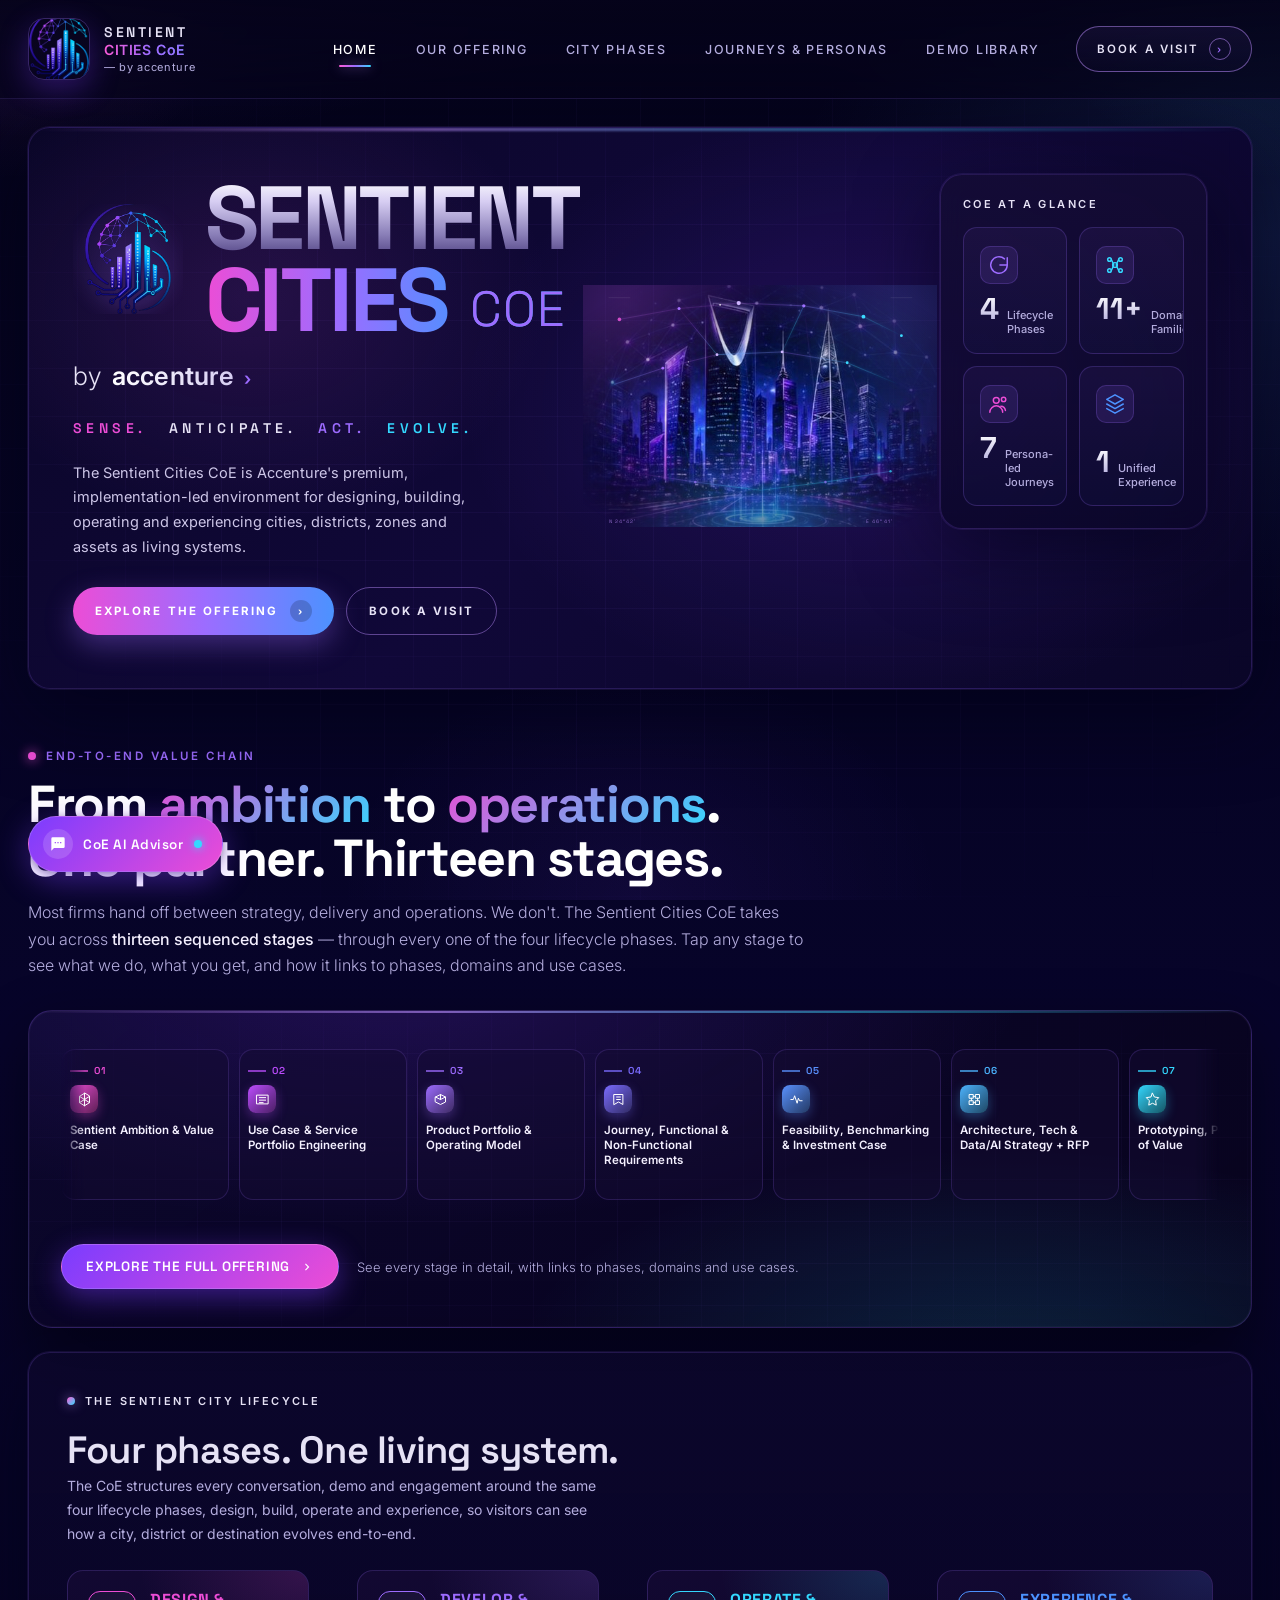
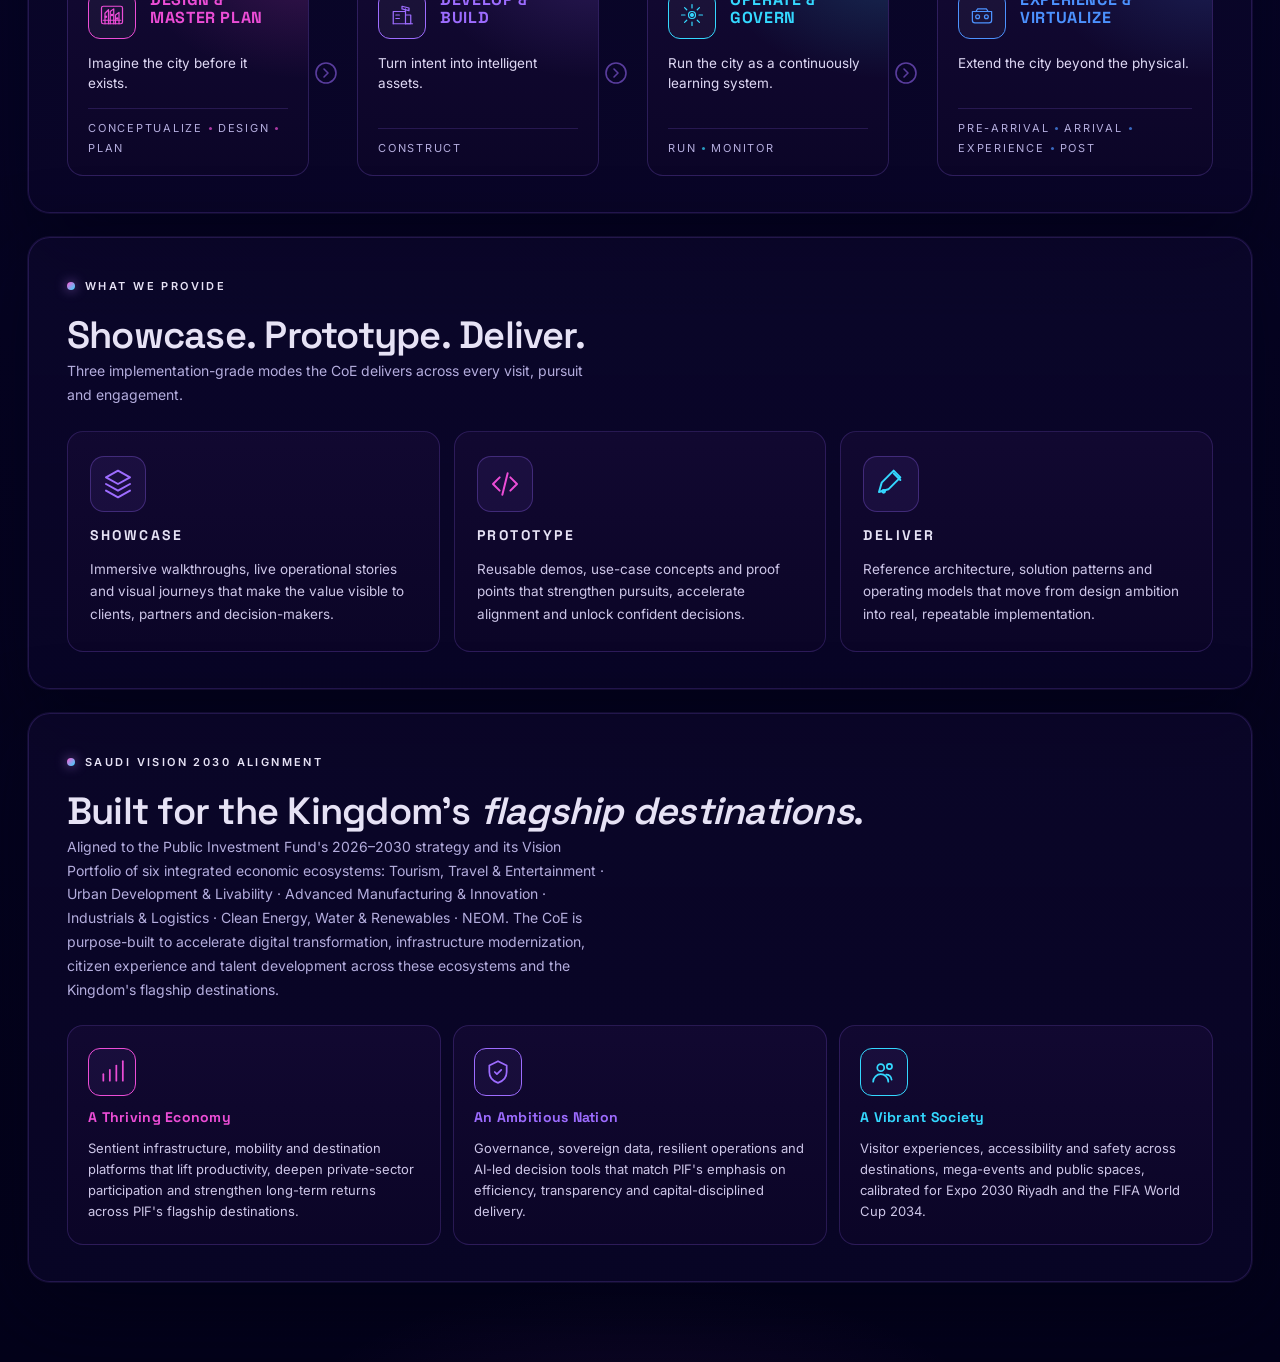
<file: index.html>
<!DOCTYPE html>
<html lang="en">
<head>
<meta charset="UTF-8" />
<meta name="viewport" content="width=device-width, initial-scale=1.0" />
<title>Sentient Cities CoE | Accenture</title>
<link rel="preconnect" href="https://fonts.googleapis.com">
<link rel="preconnect" href="https://fonts.gstatic.com" crossorigin>
<link href="https://fonts.googleapis.com/css2?family=Space+Grotesk:wght@300;400;500;600;700&family=Inter:wght@300;400;500;600;700&display=swap" rel="stylesheet">
<link rel="stylesheet" href="css/main.css">
<link rel="stylesheet" href="css/chatbot.css">
</head>
<body>

<!-- ============ TOPBAR ============ -->
<header class="topbar">
  <div class="container topbar-inner">
    <div class="brand" onclick="goToView('home')" role="button" tabindex="0" aria-label="Go to Home">
      <div class="brand-mark">
        <img src="[data-uri]" alt="Sentient Cities CoE icon" />
      </div>
      <div class="brand-text">
        <span class="b1">Sentient</span>
        <span class="b2">CITIES <span class="coe">CoE</span></span>
        <span class="b3">by accenture</span>
      </div>
    </div>
    <nav class="nav">
      <button class="nav-btn active" data-view="home">Home</button>
      <button class="nav-btn" data-view="offering-view">Our Offering</button>
      <button class="nav-btn" data-view="offering">City Phases</button>
      <button class="nav-btn" data-view="journeys">Journeys &amp; Personas</button>
      <button class="nav-btn" data-view="demos">Demo Library</button>
      <button class="nav-cta" data-view="booking">Book a visit <span class="arr">›</span></button>
    </nav>
  </div>
</header>

<!-- ============ MAIN ============ -->
<main class="container">

  <!-- ====== HOME ====== -->
  <section id="home" class="view active">

    <!-- ===== HERO ===== -->
    <div class="hero">
      <div class="hero-inner">
        <!-- Copy column -->
        <div class="hero-copy">
          <div class="hero-title-row">
            <div class="hero-emblem">
              <img src="[data-uri]" alt="Sentient Cities CoE emblem" />
            </div>
            <h1>
              <span class="ln1">Sentient</span>
              <span class="ln2">Cities <span class="coe-mark">CoE</span></span>
            </h1>
          </div>
          <div class="byline">by <strong>accenture</strong> <span class="chev">›</span></div>
          <div class="signature">
            <span>Sense.</span><span>Anticipate.</span><span>Act.</span><span>Evolve.</span>
          </div>
          <p class="lede">The Sentient Cities CoE is Accenture's premium, implementation-led environment for designing, building, operating and experiencing cities, districts, zones and assets as living systems.</p>
          <div class="cta-row">
            <button class="btn primary" data-jump="offering">Explore the offering <span class="ar">›</span></button>
            <button class="btn secondary" data-jump="booking">Book a visit</button>
          </div>
        </div>

        <!-- Centerpiece visual: city skyline with neural orbit -->
        <div class="hero-visual">
          <img src="[data-uri]" alt="Sentient Saudi skyline with neural network" />
          <div class="net-overlay" aria-hidden="true">
            <svg viewBox="0 0 600 480" xmlns="http://www.w3.org/2000/svg">
              <defs>
                <linearGradient id="net-line" x1="0" y1="0" x2="1" y2="1">
                  <stop offset="0%" stop-color="#ec4dd6" stop-opacity=".0"/>
                  <stop offset="35%" stop-color="#9d6cff" stop-opacity=".55"/>
                  <stop offset="65%" stop-color="#34d8ff" stop-opacity=".55"/>
                  <stop offset="100%" stop-color="#34d8ff" stop-opacity=".0"/>
                </linearGradient>
                <filter id="glow" x="-50%" y="-50%" width="200%" height="200%">
                  <feGaussianBlur stdDeviation="2.5" result="blur"/>
                  <feMerge><feMergeNode in="blur"/><feMergeNode in="SourceGraphic"/></feMerge>
                </filter>
              </defs>
              <!-- Connecting links (digital network) -->
              <g stroke="url(#net-line)" stroke-width="1" fill="none" filter="url(#glow)" opacity=".85">
                <path d="M40 80 L150 60 L260 50 L380 55 L490 75 L560 110"/>
                <path d="M30 200 L120 170 L220 145 L340 140 L460 160 L555 200"/>
                <path d="M50 360 L180 380 L300 395 L420 380 L540 360"/>
                <path d="M150 60 L220 145 L340 140 L380 55"/>
                <path d="M260 50 L300 395" opacity=".4"/>
                <path d="M380 55 L420 380" opacity=".4"/>
                <path d="M120 170 L180 380" opacity=".4"/>
                <path d="M460 160 L540 360" opacity=".4"/>
              </g>
              <!-- Network nodes (pulsing) -->
              <g>
                <circle cx="40" cy="80" r="3" fill="#ec4dd6"><animate attributeName="r" values="2;4;2" dur="3.2s" repeatCount="indefinite"/><animate attributeName="opacity" values=".5;1;.5" dur="3.2s" repeatCount="indefinite"/></circle>
                <circle cx="150" cy="60" r="3" fill="#9d6cff"><animate attributeName="r" values="2;3.6;2" dur="2.8s" repeatCount="indefinite"/></circle>
                <circle cx="260" cy="50" r="3.5" fill="#cdb4ff"><animate attributeName="r" values="2.5;4.2;2.5" dur="3.6s" repeatCount="indefinite"/></circle>
                <circle cx="380" cy="55" r="3" fill="#9d6cff"><animate attributeName="r" values="2;3.8;2" dur="3s" repeatCount="indefinite"/></circle>
                <circle cx="490" cy="75" r="3" fill="#34d8ff"><animate attributeName="r" values="2;4;2" dur="3.4s" repeatCount="indefinite"/></circle>
                <circle cx="560" cy="110" r="2.6" fill="#34d8ff"/>
                <circle cx="120" cy="170" r="2.6" fill="#9d6cff"/>
                <circle cx="220" cy="145" r="2.6" fill="#cdb4ff"/>
                <circle cx="340" cy="140" r="2.6" fill="#cdb4ff"/>
                <circle cx="460" cy="160" r="2.6" fill="#34d8ff"/>
                <circle cx="180" cy="380" r="2.4" fill="#9d6cff" opacity=".7"/>
                <circle cx="420" cy="380" r="2.4" fill="#9d6cff" opacity=".7"/>
                <circle cx="540" cy="360" r="2.2" fill="#34d8ff" opacity=".7"/>
              </g>
              <!-- Light data sparks moving along paths -->
              <g fill="#fff">
                <circle r="1.6" opacity=".9">
                  <animateMotion dur="6s" repeatCount="indefinite" path="M40 80 L150 60 L260 50 L380 55 L490 75 L560 110"/>
                </circle>
                <circle r="1.2" opacity=".7">
                  <animateMotion dur="8s" repeatCount="indefinite" path="M30 200 L120 170 L220 145 L340 140 L460 160 L555 200"/>
                </circle>
              </g>
              <!-- Decorative scan ticks -->
              <g stroke="rgba(255,255,255,.18)" stroke-width=".8">
                <line x1="20" y1="430" x2="60" y2="430"/>
                <line x1="540" y1="430" x2="580" y2="430"/>
                <line x1="20" y1="40" x2="60" y2="40"/>
                <line x1="540" y1="40" x2="580" y2="40"/>
              </g>
              <g fill="rgba(189,142,255,.7)" font-family="'Space Grotesk',monospace" font-size="9" letter-spacing="2">
                <text x="20" y="455">N 24°42'</text>
                <text x="495" y="455">E 46°41'</text>
              </g>
            </svg>
          </div>
        </div>

        <!-- CoE at a glance card -->
        <aside class="glance-card">
          <h3>CoE at a Glance</h3>
          <div class="glance-grid">
            <div class="glance-tile">
              <div class="gicon" style="color:#9d6cff">
                <svg viewBox="0 0 24 24" fill="none" stroke="currentColor" stroke-width="1.6" stroke-linecap="round" stroke-linejoin="round">
                  <path d="M21 12a9 9 0 1 1-3-6.7"/>
                  <polyline points="21 4 21 12 13 12"/>
                </svg>
              </div>
              <div class="glance-stat">
                <span class="num">4</span>
                <span class="lbl">Lifecycle<br>Phases</span>
              </div>
            </div>
            <div class="glance-tile">
              <div class="gicon" style="color:#34d8ff">
                <svg viewBox="0 0 24 24" fill="none" stroke="currentColor" stroke-width="1.6" stroke-linecap="round" stroke-linejoin="round">
                  <circle cx="6" cy="6" r="2"/>
                  <circle cx="18" cy="6" r="2"/>
                  <circle cx="6" cy="18" r="2"/>
                  <circle cx="18" cy="18" r="2"/>
                  <circle cx="12" cy="12" r="2.6"/>
                  <line x1="8" y1="6" x2="10.6" y2="11.4"/>
                  <line x1="16" y1="6" x2="13.4" y2="11.4"/>
                  <line x1="8" y1="18" x2="10.6" y2="12.6"/>
                  <line x1="16" y1="18" x2="13.4" y2="12.6"/>
                </svg>
              </div>
              <div class="glance-stat">
                <span class="num">11+</span>
                <span class="lbl">Domain<br>Families</span>
              </div>
            </div>
            <div class="glance-tile">
              <div class="gicon" style="color:#ec4dd6">
                <svg viewBox="0 0 24 24" fill="none" stroke="currentColor" stroke-width="1.6" stroke-linecap="round" stroke-linejoin="round">
                  <circle cx="9" cy="8" r="3.2"/>
                  <path d="M2 21c0-4 3.5-7 7-7s7 3 7 7"/>
                  <circle cx="17" cy="7" r="2.4"/>
                  <path d="M14 14.5c2.5 0 4.5 1.6 5 4.5"/>
                </svg>
              </div>
              <div class="glance-stat">
                <span class="num">7</span>
                <span class="lbl">Persona-led<br>Journeys</span>
              </div>
            </div>
            <div class="glance-tile">
              <div class="gicon" style="color:#4c92ff">
                <svg viewBox="0 0 24 24" fill="none" stroke="currentColor" stroke-width="1.6" stroke-linecap="round" stroke-linejoin="round">
                  <path d="M3 7l9-5 9 5-9 5-9-5z"/>
                  <path d="M3 12l9 5 9-5"/>
                  <path d="M3 17l9 5 9-5"/>
                </svg>
              </div>
              <div class="glance-stat">
                <span class="num">1</span>
                <span class="lbl">Unified<br>Experience</span>
              </div>
            </div>
          </div>
        </aside>
      </div>
    </div>

    <!-- ===== VALUE CHAIN, 13 STAGES ===== -->
    <div class="vc-section">
      <div class="vc-eyebrow">End-to-End Value Chain</div>
      <h2 class="vc-headline">From <em>ambition</em> to <em>operations</em>. <br/>One partner. Thirteen stages.</h2>
      <p class="vc-lede">Most firms hand off between strategy, delivery and operations. We don't. The Sentient Cities CoE takes you across <strong>thirteen sequenced stages</strong> — through every one of the four lifecycle phases. Tap any stage to see what we do, what you get, and how it links to phases, domains and use cases.</p>

      <div class="vc-rail-wrap">
        <div class="vc-flow-line"></div>
        <div class="vc-rail" id="vcRail"></div>
        <div class="vc-cta-row">
          <button class="vc-cta-btn" data-jump="offering-view">
            Explore the full offering
            <svg viewBox="0 0 24 24"><path d="M8.59 16.59 13.17 12 8.59 7.41 10 6l6 6-6 6z"/></svg>
          </button>
          <span class="vc-cta-hint">See every stage in detail, with links to phases, domains and use cases.</span>
        </div>
      </div>
    </div>

    <!-- ===== LIFECYCLE STRIP ===== -->
    <div class="section">
      <div class="section-eyebrow">The Sentient City Lifecycle</div>
      <div class="section-head">
        <div>
          <h2>Four phases. One living system.</h2>
          <p>The CoE structures every conversation, demo and engagement around the same four lifecycle phases, design, build, operate and experience, so visitors can see how a city, district or destination evolves end-to-end.</p>
        </div>
      </div>
      <div class="lifecycle-grid" id="lifecycleStrip"></div>
    </div>

    <!-- ===== WHAT WE PROVIDE ===== -->
    <div class="section">
      <div class="section-eyebrow">What we provide</div>
      <div class="section-head">
        <div>
          <h2>Showcase. Prototype. Deliver.</h2>
          <p>Three implementation-grade modes the CoE delivers across every visit, pursuit and engagement.</p>
        </div>
      </div>
      <div class="provide-grid">
        <div class="provide-card">
          <div class="provide-icon" style="color:#9d6cff">
            <svg viewBox="0 0 24 24" fill="none" stroke="currentColor" stroke-width="1.5" stroke-linecap="round" stroke-linejoin="round">
              <path d="M3 7l9-5 9 5-9 5-9-5z"/>
              <path d="M3 12l9 5 9-5"/>
              <path d="M3 17l9 5 9-5"/>
            </svg>
          </div>
          <h4>Showcase</h4>
          <p>Immersive walkthroughs, live operational stories and visual journeys that make the value visible to clients, partners and decision-makers.</p>
        </div>
        <div class="provide-card">
          <div class="provide-icon" style="color:#ec4dd6">
            <svg viewBox="0 0 24 24" fill="none" stroke="currentColor" stroke-width="1.5" stroke-linecap="round" stroke-linejoin="round">
              <polyline points="8 7 3 12 8 17"/>
              <polyline points="16 7 21 12 16 17"/>
              <line x1="14" y1="4" x2="10" y2="20"/>
            </svg>
          </div>
          <h4>Prototype</h4>
          <p>Reusable demos, use-case concepts and proof points that strengthen pursuits, accelerate alignment and unlock confident decisions.</p>
        </div>
        <div class="provide-card">
          <div class="provide-icon" style="color:#34d8ff">
            <svg viewBox="0 0 24 24" fill="none" stroke="currentColor" stroke-width="1.5" stroke-linecap="round" stroke-linejoin="round">
              <path d="M5 11l-2 7 7-2 9-9-5-5-9 9z"/>
              <path d="M14 4l5 5"/>
              <circle cx="6.5" cy="17.5" r="1"/>
            </svg>
          </div>
          <h4>Deliver</h4>
          <p>Reference architecture, solution patterns and operating models that move from design ambition into real, repeatable implementation.</p>
        </div>
      </div>
    </div>

    <!-- ===== SAUDI VISION 2030 ===== -->
    <div class="section">
      <div class="section-eyebrow">Saudi Vision 2030 Alignment</div>
      <div class="section-head">
        <div>
          <h2>Built for the Kingdom's <em>flagship destinations</em>.</h2>
          <p>Aligned to the Public Investment Fund's 2026–2030 strategy and its Vision Portfolio of six integrated economic ecosystems: Tourism, Travel &amp; Entertainment · Urban Development &amp; Livability · Advanced Manufacturing &amp; Innovation · Industrials &amp; Logistics · Clean Energy, Water &amp; Renewables · NEOM. The CoE is purpose-built to accelerate digital transformation, infrastructure modernization, citizen experience and talent development across these ecosystems and the Kingdom's flagship destinations.</p>
        </div>
      </div>
      <div class="vision-wrap">
        <div class="vision-cards">
          <div class="v-card" style="--vColor:#ec4dd6">
            <div class="v-icon">
              <svg viewBox="0 0 24 24" fill="none" stroke="currentColor" stroke-width="1.6" stroke-linecap="round" stroke-linejoin="round">
                <line x1="4" y1="20" x2="4" y2="14"/>
                <line x1="10" y1="20" x2="10" y2="10"/>
                <line x1="16" y1="20" x2="16" y2="6"/>
                <line x1="22" y1="20" x2="22" y2="2"/>
              </svg>
            </div>
            <h4>A Thriving Economy</h4>
            <p>Sentient infrastructure, mobility and destination platforms that lift productivity, deepen private-sector participation and strengthen long-term returns across PIF's flagship destinations.</p>
          </div>
          <div class="v-card" style="--vColor:#9d6cff">
            <div class="v-icon">
              <svg viewBox="0 0 24 24" fill="none" stroke="currentColor" stroke-width="1.6" stroke-linecap="round" stroke-linejoin="round">
                <path d="M12 2 L4 6 v6 c0 5 3.5 8.5 8 10 4.5-1.5 8-5 8-10 V6 L12 2z"/>
                <path d="M9 12 l2 2 l4 -4"/>
              </svg>
            </div>
            <h4>An Ambitious Nation</h4>
            <p>Governance, sovereign data, resilient operations and AI-led decision tools that match PIF's emphasis on efficiency, transparency and capital-disciplined delivery.</p>
          </div>
          <div class="v-card" style="--vColor:#34d8ff">
            <div class="v-icon">
              <svg viewBox="0 0 24 24" fill="none" stroke="currentColor" stroke-width="1.6" stroke-linecap="round" stroke-linejoin="round">
                <circle cx="9" cy="8" r="3.2"/>
                <path d="M2 21c0-4 3.5-7 7-7s7 3 7 7"/>
                <circle cx="17" cy="7" r="2.4"/>
                <path d="M14 14.5c2.5 0 4.5 1.6 5 4.5"/>
              </svg>
            </div>
            <h4>A Vibrant Society</h4>
            <p>Visitor experiences, accessibility and safety across destinations, mega-events and public spaces, calibrated for Expo 2030 Riyadh and the FIFA World Cup 2034.</p>
          </div>
        </div>
        </div>
    </div>

    <!-- ===== CONTACT BAR ===== -->
  </section>

  <!-- ====== OFFERING ====== -->
  <section id="offering" class="view">
    <div class="section nm-section">
      <div class="section-eyebrow">Neural Offering Map</div>
      <div class="section-head">
        <div>
          <h2>The CoE as a living network.</h2>
          <p>Click any node to expand it. Phases reveal service lines. Service lines reveal use cases. Watch the network reconfigure as the conversation deepens.</p>
        </div>
        <div class="nm-controls">
          <button class="nm-reset" id="nmReset">
            <svg viewBox="0 0 24 24" width="14" height="14" fill="none" stroke="currentColor" stroke-width="1.8" stroke-linecap="round" stroke-linejoin="round">
              <path d="M3 12 a9 9 0 1 0 3-6.7"/><polyline points="3 4 3 10 9 10"/>
            </svg>
            Reset network
          </button>
        </div>
      </div>

      <div class="nm-canvas-wrap">
        <!-- Layer 1: connection lines (SVG) -->
        <svg class="nm-edges" id="nmEdges" preserveAspectRatio="none" aria-hidden="true">
          <defs>
            <linearGradient id="edge-grad" x1="0" y1="0" x2="1" y2="0">
              <stop offset="0%" stop-color="#ec4dd6" stop-opacity=".0"/>
              <stop offset="50%" stop-color="#9d6cff" stop-opacity=".75"/>
              <stop offset="100%" stop-color="#34d8ff" stop-opacity=".0"/>
            </linearGradient>
            <linearGradient id="edge-grad-active" x1="0" y1="0" x2="1" y2="0">
              <stop offset="0%" stop-color="#ec4dd6" stop-opacity=".4"/>
              <stop offset="50%" stop-color="#34d8ff" stop-opacity="1"/>
              <stop offset="100%" stop-color="#ec4dd6" stop-opacity=".4"/>
            </linearGradient>
            <linearGradient id="edge-grad-dim" x1="0" y1="0" x2="1" y2="0">
              <stop offset="0%" stop-color="#9d6cff" stop-opacity=".0"/>
              <stop offset="50%" stop-color="#9d6cff" stop-opacity=".25"/>
              <stop offset="100%" stop-color="#9d6cff" stop-opacity=".0"/>
            </linearGradient>
            <filter id="edge-glow"><feGaussianBlur stdDeviation="1.5"/></filter>
          </defs>
        </svg>

        <!-- Layer 2: nodes (DOM) -->
        <div class="nm-nodes" id="nmNodes"></div>

        <!-- Layer 3: ambient particles -->
        <div class="nm-particles" id="nmParticles"></div>

        <!-- Side detail card, fixed-position callout that updates with state -->
        <aside class="nm-side" id="nmSide">
          <div class="nm-side-inner" id="nmSideBody"></div>
        </aside>

        <!-- Breadcrumb / depth indicator -->
        <div class="nm-breadcrumb" id="nmBreadcrumb">
          <span class="nm-crumb active" data-depth="0">CoE</span>
        </div>
      </div>
    </div>
  </section>

  <!-- ====== JOURNEYS / PERSONAS ====== -->
  <section id="journeys" class="view">
    <div class="section">
      <div class="section-eyebrow">Journeys &amp; Personas</div>
      <div class="section-head">
        <div>
          <h2>The CoE comes to life through people.</h2>
          <p>Visitors experience the CoE through planners, designers, builders, operators, authorities and experience-led personas, each anchored in real domains and real outcomes.</p>
        </div>
      </div>
      <div class="persona-grid" id="personaGrid"></div>
    </div>
  </section>

  <!-- ====== DEMO LIBRARY ====== -->
  <section id="demos" class="view">
    <div class="section">
      <div class="section-eyebrow">Demo Library</div>
      <div class="section-head">
        <div>
          <h2>Four lifecycle views. One growing library.</h2>
          <p>Each demo is anchored in a lifecycle phase, a domain and a persona, ready to be loaded into a walkthrough, a pursuit or a workshop.</p>
        </div>
      </div>
      <div class="phase-switches" id="phaseSwitches"></div>
      <div id="demoViews"></div>
    </div>
  </section>

  <!-- ====== BOOKING ====== -->
  <section id="booking" class="view">
    <div class="section">
      <div class="section-eyebrow">Visit &amp; Booking Request</div>
      <div class="section-head">
        <div>
          <h2>Plan your visit.</h2>
          <p>Tell us your priorities, lifecycle focus, domain and visit format. We'll configure a walkthrough that matches your strategy, partners and stakeholders.</p>
        </div>
      </div>
      <div class="booking-grid">
        <form id="bookingForm" class="card">
          <div class="form-grid">
            <div><input required placeholder="Full name" name="name"></div>
            <div><input required type="email" placeholder="Work email" name="email"></div>
            <div><input placeholder="Organization" name="organization"></div>
            <div><input placeholder="Role / title" name="role"></div>
            <div>
              <select name="visitType" required>
                <option value="">Visit type</option>
                <option>Executive walkthrough</option>
                <option>Design sprint workshop</option>
                <option>Use-case deep dive</option>
                <option>Partner showcase</option>
                <option>Technical architecture session</option>
              </select>
            </div>
            <div>
              <select name="phase" required>
                <option value="">Primary lifecycle phase</option>
                <option>Design &amp; Master Plan</option>
                <option>Develop &amp; Build</option>
                <option>Operate &amp; Govern</option>
                <option>Experience &amp; Virtualize</option>
              </select>
            </div>
            <div>
              <select name="industry" required>
                <option value="">Primary industry / domain</option>
                <option>Construction</option>
                <option>Smart Venue / Buildings</option>
                <option>Utilities</option>
                <option>Government Services</option>
                <option>Mobility</option>
                <option>Healthcare</option>
                <option>Public Safety</option>
                <option>Education</option>
                <option>Hospitality</option>
                <option>Media</option>
                <option>Environment</option>
              </select>
            </div>
            <div>
              <select name="persona" required>
                <option value="">Closest visitor persona</option>
                <option>City Planner</option>
                <option>City Designer</option>
                <option>City Builder</option>
                <option>City Operator</option>
                <option>Public Authority</option>
                <option>City Visitor</option>
                <option>Entertainer</option>
              </select>
            </div>
            <div>
              <input required type="date" name="date" id="visitDate">
              <div class="calendar-note">Choose the preferred visit date.</div>
            </div>
            <div>
              <select name="time" required>
                <option value="">Preferred time window</option>
                <option>09:00–10:00</option>
                <option>10:00–11:00</option>
                <option>11:00–12:00</option>
                <option>13:00–14:00</option>
                <option>14:00–15:00</option>
                <option>15:00–16:00</option>
              </select>
            </div>
            <div class="full"><textarea name="objectives" placeholder="What do you want to see, discuss or validate during the visit?"></textarea></div>
            <div class="full" style="display:flex;gap:12px;flex-wrap:wrap;align-items:center;">
              <button class="btn primary" type="submit">Submit request <span class="ar">›</span></button>
              <button class="btn secondary" type="button" id="sampleFill">Load sample request</button>
            </div>
          </div>
          <div class="success" id="formSuccess"></div>
        </form>
        <div class="card">
          <h3 style="margin:0 0 14px;font-family:'Space Grotesk';font-weight:700;font-size:18px;">Visit structure preview</h3>
          <div class="summary-box">
            <div class="mini-label">Expected flow</div>
            <ol id="visitPreviewFlow" class="visit-preview-flow">
              <li>Strategic context and priorities</li>
              <li>Lifecycle and domain walkthrough</li>
              <li>Targeted persona-based demos</li>
              <li>Architecture and delivery discussion</li>
              <li>Next-step opportunities and partner mapping</li>
            </ol>
          </div>
          <div class="summary-box" style="margin-top:14px;">
            <div class="mini-label">Suggested themes</div>
            <div class="pill-row" id="visitPreviewThemes" style="margin-top:10px">
              <span class="vp-theme">Digital Twin</span>
              <span class="vp-theme">ICCC</span>
              <span class="vp-theme">Mobility</span>
              <span class="vp-theme">Public Safety</span>
              <span class="vp-theme">Utilities</span>
              <span class="vp-theme">Smart Venue</span>
              <span class="vp-theme">XR</span>
            </div>
          </div>
        </div>
      </div>
    </div>
  </section>

<!-- ===== OFFERING VIEW (NEW) ===== -->
<section id="offering-view" class="view">
  <!-- Sticky stage navigation rail -->
  <div class="ov-navrail">
    <div class="ov-navrail-inner" id="ovNavrail">
      <button class="ov-nav-pill active" data-stage="all">Overview</button>
      <!-- Stage pills generated by JS -->
    </div>
  </div>

  <!-- Hero panel -->
  <div class="ov-hero">
    <div class="ov-hero-grid"></div>
    <div class="ov-hero-glow"></div>
    <div class="ov-hero-content">
      <div class="ov-eyebrow">
        <span class="ov-dot"></span>END-TO-END VALUE CHAIN
      </div>
      <h1 class="ov-title">From <em>ambition</em> to <em>operations</em>.<br/>One partner. Thirteen stages.</h1>
      <p class="ov-lede">Most firms hand off between strategy and delivery. We don't. The Sentient Cities CoE takes a programme from the first whiteboard conversation through to running the city, across thirteen sequenced stages, four lifecycle phases and eleven domains. <strong>This is the hard middle that others leave open.</strong></p>
      <p class="ov-lede" style="margin-top:14px;font-size:14.5px;opacity:.85">Tap any stage below to see what's inside it.</p>
    </div>
  </div>

  <!-- Stage spine (full visual flow at top) -->
  <div class="ov-spine-wrap">
    <div class="ov-spine-eyebrow">THE 13-STAGE ENGAGEMENT VALUE CHAIN</div>
    <div class="ov-spine" id="ovSpine">
      <!-- Stage cards generated by JS -->
    </div>
  </div>

  <!-- Stage detail container -->
  <div class="ov-detail-container" id="ovDetailContainer">
    <!-- Detailed stage panels generated by JS -->
  </div>

  <!-- "Only Accenture" closing block -->
  <div class="ov-only-acn">
    <div class="ov-only-eyebrow">THE "ONLY ACCENTURE" MOVES</div>
    <h2 class="ov-only-title">What no other firm can credibly do.</h2>
    <div class="ov-only-grid">
      <div class="ov-only-card">
        <div class="ov-only-icon">⟶</div>
        <h4>Construction-to-operations twin continuity</h4>
        <p>Single twin instance from masterplan through operations, most competitors hand off a static as-built model.</p>
      </div>
      <div class="ov-only-card">
        <div class="ov-only-icon">✦</div>
        <h4>Song-led experience layer</h4>
        <p>Integrated into the operations twin, no other competitor brings creative, journey and operations together.</p>
      </div>
      <div class="ov-only-card">
        <div class="ov-only-icon">◈</div>
        <h4>Industry X (Industrial AI) depth</h4>
        <p>Manufacturing-grade OT expertise applied to city infrastructure, a level of operational rigor pure-plays can't match.</p>
      </div>
      <div class="ov-only-card">
        <div class="ov-only-icon">⊛</div>
        <h4>AI Refinery + Sentient agents</h4>
        <p>Agentic AI for planners, operators and citizens, production-grade, not a research demo.</p>
      </div>
      <div class="ov-only-card">
        <div class="ov-only-icon">◐</div>
        <h4>Client-side procurement &amp; PMO</h4>
        <p>Willing and able to sit on the client's side of the table with formal firewalls, most competitors can't or won't.</p>
      </div>
      <div class="ov-only-card">
        <div class="ov-only-icon">⬢</div>
        <h4>Sandbox-grade prototyping</h4>
        <p>Not slideware. A physical, instrumented environment where clients touch the future before they fund it.</p>
      </div>
    </div>
  </div>
</section>

</main>

<style>
/* ---- Floating trigger button ---- */
.cbot-trigger{
  position:fixed;
  bottom:28px;left:28px;
  z-index:9000;
  display:flex;align-items:center;gap:10px;
  padding:12px 20px 12px 14px;
  border-radius:999px;
  background:linear-gradient(135deg,#7b3cff,#ec4dd6);
  border:1.5px solid rgba(255,255,255,.18);
  box-shadow:0 8px 32px rgba(123,60,255,.45), 0 2px 8px rgba(0,0,0,.4);
  cursor:pointer;
  font-family:'Space Grotesk',sans-serif;
  font-size:13.5px;font-weight:600;letter-spacing:.04em;
  color:#fff;
  transition:transform .2s ease,box-shadow .2s ease;
  animation: cbot-pulse 3s ease-in-out infinite;
}
.cbot-trigger:hover{
  transform:scale(1.05) translateY(-2px);
  box-shadow:0 12px 40px rgba(123,60,255,.6), 0 2px 8px rgba(0,0,0,.4);
  animation:none;
}
@keyframes cbot-pulse{
  0%,100%{box-shadow:0 8px 32px rgba(123,60,255,.45),0 2px 8px rgba(0,0,0,.4);}
  50%{box-shadow:0 8px 44px rgba(236,77,214,.65),0 2px 8px rgba(0,0,0,.4);}
}
.cbot-trigger-icon{
  width:30px;height:30px;
  background:rgba(255,255,255,.15);
  border-radius:50%;
  display:flex;align-items:center;justify-content:center;
  flex-shrink:0;
}
.cbot-trigger-icon svg{width:16px;height:16px;fill:#fff}
.cbot-trigger-dot{
  width:8px;height:8px;border-radius:50%;
  background:#34d8ff;
  box-shadow:0 0 8px #34d8ff;
  flex-shrink:0;
}

/* ---- Chat panel ---- */
.cbot-panel{
  position:fixed;
  bottom:90px;left:28px;
  width:min(420px, calc(100vw - 48px));
  height:min(600px, calc(100vh - 120px));
  z-index:9001;
  display:flex;flex-direction:column;
  border-radius:20px;
  background:linear-gradient(170deg,rgba(20,10,54,.97),rgba(8,4,28,.98));
  border:1px solid rgba(157,108,255,.30);
  box-shadow:0 32px 80px rgba(0,0,0,.7),0 0 0 1px rgba(255,255,255,.04);
  overflow:hidden;
  transform:translateY(20px) scale(.97);
  opacity:0;
  pointer-events:none;
  transition:transform .3s cubic-bezier(.16,1,.3,1), opacity .25s ease;
}
.cbot-panel.open{
  transform:translateY(0) scale(1);
  opacity:1;
  pointer-events:auto;
}

/* ---- Panel header ---- */
.cbot-header{
  flex-shrink:0;
  display:flex;align-items:center;gap:12px;
  padding:16px 18px;
  background:linear-gradient(90deg,rgba(123,60,255,.25),rgba(236,77,214,.12));
  border-bottom:1px solid rgba(157,108,255,.20);
}
.cbot-header-avatar{
  width:38px;height:38px;border-radius:50%;flex-shrink:0;
  background:linear-gradient(135deg,#7b3cff,#ec4dd6);
  display:flex;align-items:center;justify-content:center;
  box-shadow:0 0 16px rgba(123,60,255,.5);
}
.cbot-header-avatar svg{width:18px;height:18px;fill:#fff}
.cbot-header-info{flex:1;min-width:0}
.cbot-header-name{
  font-family:'Space Grotesk',sans-serif;
  font-size:13.5px;font-weight:700;letter-spacing:.04em;
  color:#f4f0ff;
}
.cbot-header-status{
  display:flex;align-items:center;gap:5px;
  font-family:'Inter',sans-serif;
  font-size:10.5px;font-weight:500;letter-spacing:.08em;text-transform:uppercase;
  color:#9d6cff;margin-top:1px;
}
.cbot-status-dot{
  width:6px;height:6px;border-radius:50%;
  background:#34d8ff;box-shadow:0 0 6px #34d8ff;
}
.cbot-close{
  width:28px;height:28px;border-radius:50%;
  background:rgba(255,255,255,.06);border:none;
  cursor:pointer;color:#b4adde;
  display:flex;align-items:center;justify-content:center;
  font-size:16px;line-height:1;
  transition:background .2s,color .2s;
  flex-shrink:0;
}
.cbot-close:hover{background:rgba(255,255,255,.14);color:#fff}

/* ---- Messages area ---- */
.cbot-messages{
  flex:1;overflow-y:auto;
  padding:18px 16px 10px;
  display:flex;flex-direction:column;gap:12px;
  scrollbar-width:thin;
  scrollbar-color:rgba(157,108,255,.25) transparent;
}
.cbot-messages::-webkit-scrollbar{width:4px}
.cbot-messages::-webkit-scrollbar-thumb{background:rgba(157,108,255,.25);border-radius:2px}

/* ---- Individual messages ---- */
.cbot-msg{
  display:flex;gap:8px;align-items:flex-start;
  animation:cbot-msg-in .25s ease;
}
@keyframes cbot-msg-in{from{opacity:0;transform:translateY(6px)}to{opacity:1;transform:none}}
.cbot-msg.user{flex-direction:row-reverse}
.cbot-msg-avatar{
  width:26px;height:26px;border-radius:50%;flex-shrink:0;
  background:linear-gradient(135deg,#7b3cff,#ec4dd6);
  display:flex;align-items:center;justify-content:center;
  box-shadow:0 0 10px rgba(123,60,255,.35);
  margin-top:2px;
}
.cbot-msg-avatar svg{width:13px;height:13px;fill:#fff}
.cbot-msg.user .cbot-msg-avatar{
  background:linear-gradient(135deg,#34d8ff,#5a3cff);
}
.cbot-msg-bubble{
  max-width:88%;
  padding:11px 14px;
  border-radius:14px;
  font-family:'Inter',sans-serif;
  font-size:13px;line-height:1.62;
  color:#e8e2ff;
  word-wrap:break-word;
  overflow-wrap:break-word;
}
/* Assistant responses can run a bit wider since they're often long-form */
.cbot-msg.assistant .cbot-msg-bubble{
  max-width:92%;
  background:rgba(123,60,255,.12);
  border:1px solid rgba(157,108,255,.20);
  border-bottom-left-radius:4px;
}
.cbot-msg.user .cbot-msg-bubble{
  background:linear-gradient(135deg,rgba(52,216,255,.12),rgba(90,60,255,.14));
  border:1px solid rgba(52,216,255,.20);
  border-bottom-right-radius:4px;
  color:#f0f8ff;
}
/* Formatted content within bubbles */
.cbot-msg-bubble strong{color:#cdb4ff;font-weight:600}
.cbot-msg-bubble em{color:#34d8ff;font-style:normal;font-weight:500}
.cbot-msg-bubble ul{margin:6px 0 6px 16px;padding:0}
.cbot-msg-bubble li{margin-bottom:3px}
.cbot-msg-bubble p{margin:0 0 6px}
.cbot-msg-bubble p:last-child{margin-bottom:0}

/* ---- Typing indicator ---- */
.cbot-typing{
  display:flex;gap:8px;align-items:center;
  padding:0 2px;
}
.cbot-typing-dots{
  display:flex;gap:4px;align-items:center;
  padding:10px 14px;
  background:rgba(123,60,255,.10);
  border:1px solid rgba(157,108,255,.18);
  border-radius:14px;border-bottom-left-radius:4px;
}
.cbot-typing-dots span{
  width:6px;height:6px;border-radius:50%;
  background:#9d6cff;
  animation:cbot-dot .8s ease-in-out infinite;
}
.cbot-typing-dots span:nth-child(2){animation-delay:.16s}
.cbot-typing-dots span:nth-child(3){animation-delay:.32s}
@keyframes cbot-dot{0%,80%,100%{opacity:.3;transform:scale(.8)}40%{opacity:1;transform:scale(1)}}

/* ---- Suggested prompts ---- */
.cbot-suggestions{
  flex-shrink:0;
  padding:8px 14px 0;
  display:flex;flex-wrap:wrap;gap:6px;
}
.cbot-suggestion{
  font-family:'Inter',sans-serif;
  font-size:11px;font-weight:500;letter-spacing:.03em;
  padding:5px 10px;
  border-radius:999px;
  background:rgba(157,108,255,.08);
  border:1px solid rgba(157,108,255,.22);
  color:#b4adde;
  cursor:pointer;
  transition:all .18s ease;
  white-space:nowrap;
}
.cbot-suggestion:hover{
  background:rgba(157,108,255,.18);
  border-color:rgba(189,142,255,.5);
  color:#f4f0ff;
  transform:translateY(-1px);
}

/* ---- Input area ---- */
.cbot-input-row{
  flex-shrink:0;
  display:flex;align-items:flex-end;gap:8px;
  padding:12px 14px 16px;
  border-top:1px solid rgba(157,108,255,.14);
  background:rgba(8,4,28,.5);
}
.cbot-input{
  flex:1;
  min-height:38px;max-height:110px;
  padding:9px 12px;
  border-radius:12px;
  background:rgba(255,255,255,.05);
  border:1px solid rgba(157,108,255,.22);
  color:#f4f0ff;
  font-family:'Inter',sans-serif;
  font-size:13px;line-height:1.5;
  resize:none;
  outline:none;
  transition:border-color .2s;
  overflow-y:auto;
  scrollbar-width:none;
}
.cbot-input:focus{border-color:rgba(157,108,255,.5)}
.cbot-input::placeholder{color:rgba(180,173,222,.4)}
.cbot-send{
  width:38px;height:38px;flex-shrink:0;
  border-radius:10px;
  background:linear-gradient(135deg,#7b3cff,#ec4dd6);
  border:none;cursor:pointer;
  display:flex;align-items:center;justify-content:center;
  transition:transform .15s,box-shadow .15s,opacity .15s;
  box-shadow:0 4px 14px rgba(123,60,255,.4);
}
.cbot-send:hover{transform:scale(1.08);box-shadow:0 6px 20px rgba(123,60,255,.55)}
.cbot-send:active{transform:scale(.95)}
.cbot-send:disabled{opacity:.4;cursor:not-allowed;transform:none}
.cbot-send svg{width:16px;height:16px;fill:#fff}

/* Mobile */
@media(max-width:600px){
  .cbot-trigger{bottom:18px;left:18px;padding:10px 16px 10px 12px;font-size:12.5px}
  .cbot-panel{bottom:76px;left:18px;width:calc(100vw - 36px);height:min(560px, calc(100vh - 100px))}
}
</style>

<!-- CHATBOT HTML -->
<!-- Floating trigger -->
<button class="cbot-trigger" id="cbotTrigger" aria-label="Open CoE AI Advisor" onclick="cbotToggle()">
  <span class="cbot-trigger-icon">
    <svg viewBox="0 0 24 24"><path d="M20 2H4a2 2 0 00-2 2v18l4-4h14a2 2 0 002-2V4a2 2 0 00-2-2zM9 11H7V9h2v2zm4 0h-2V9h2v2zm4 0h-2V9h2v2z"/></svg>
  </span>
  CoE AI Advisor
  <span class="cbot-trigger-dot"></span>
</button>

<!-- Chat panel -->
<div class="cbot-panel" id="cbotPanel" role="dialog" aria-label="Sentient Cities CoE AI Advisor">
  <div class="cbot-header">
    <div class="cbot-header-avatar">
      <svg viewBox="0 0 24 24"><path d="M12 2C6.48 2 2 6.48 2 12s4.48 10 10 10 10-4.48 10-10S17.52 2 12 2zm-2 14.5v-9l6 4.5-6 4.5z"/></svg>
    </div>
    <div class="cbot-header-info">
      <div class="cbot-header-name">Sentient Cities CoE Advisor</div>
      <div class="cbot-header-status">
        <span class="cbot-status-dot"></span>
        Powered by Accenture · AI
      </div>
    </div>
    <button class="cbot-close" onclick="cbotToggle()" aria-label="Close chat">✕</button>
  </div>

  <div class="cbot-messages" id="cbotMessages"></div>

  <div class="cbot-suggestions" id="cbotSuggestions" style="display:none"></div>

  <div class="cbot-input-row">
    <textarea
      class="cbot-input" id="cbotInput"
      placeholder="Ask about use cases, services, domains…"
      rows="1"
      onkeydown="cbotKeydown(event)"
      oninput="cbotAutoResize(this)"
    ></textarea>
    <button class="cbot-send" id="cbotSendBtn" onclick="cbotSend()" aria-label="Send message">
      <svg viewBox="0 0 24 24"><path d="M2.01 21L23 12 2.01 3 2 10l15 2-15 2z"/></svg>
    </button>
  </div>
</div>

<!-- API key config: replace placeholder or inject via GitHub Actions CI/CD -->
<script>
window.COE_CONFIG = { apiKey: '__ANTHROPIC_API_KEY__' };
</script>
<script defer src="js/app.js"></script>
<script defer src="js/chatbot.js"></script>
<script defer src="js/offering.js"></script>
</body>
</html>
</file>
<file: css/main.css>
:root{
  --bg-0:#05031a;
  --bg-1:#0a0628;
  --bg-2:#100838;
  --panel:rgba(14,8,46,.62);
  --panel-2:rgba(10,6,40,.78);
  --panel-stroke:rgba(157,108,255,.18);
  --panel-stroke-strong:rgba(189,142,255,.34);
  --text:#f4f0ff;
  --muted:#b4adde;
  --titanium:#e6e2f5;
  --magenta:#ec4dd6;
  --pink:#ff5cd7;
  --purple:#9d6cff;
  --violet:#7b3cff;
  --indigo:#5a3cff;
  --blue:#4c92ff;
  --cyan:#34d8ff;
  --teal:#5ee7ff;
  --gold:#ffd482;
  --shadow-panel: 0 0 0 1px rgba(157,108,255,.10), 0 24px 80px rgba(2,0,20,.55);
  --shadow-glow: 0 0 28px rgba(157,108,255,.30);
  --max:1480px;
  --r-lg:22px;
  --r-md:16px;
  --r-sm:12px;
}

*{box-sizing:border-box}
html{scroll-behavior:smooth}
body{
  margin:0;
  font-family:'Inter','Space Grotesk',ui-sans-serif,system-ui,sans-serif;
  color:var(--text);
  background:
    radial-gradient(1200px 800px at 8% -10%, rgba(123,60,255,.22), transparent 55%),
    radial-gradient(900px 700px at 100% 8%, rgba(76,146,255,.14), transparent 55%),
    radial-gradient(900px 700px at 50% 110%, rgba(189,77,214,.16), transparent 55%),
    linear-gradient(180deg,#04031a 0%, #07042a 35%, #050322 65%, #03021a 100%);
  overflow-x:hidden;
  min-height:100vh;
}

/* ambient grid */
body::before{
  content:"";
  position:fixed;inset:0;pointer-events:none;z-index:0;
  background-image:
    linear-gradient(rgba(157,108,255,.06) 1px, transparent 1px),
    linear-gradient(90deg, rgba(157,108,255,.06) 1px, transparent 1px);
  background-size:64px 64px;
  mask-image:radial-gradient(ellipse at 50% 50%, black 30%, transparent 90%);
}
/* corner ambient glows */
body::after{
  content:"";
  position:fixed;inset:0;pointer-events:none;z-index:0;
  background:
    radial-gradient(400px 300px at 0% 0%, rgba(189,77,214,.10), transparent 60%),
    radial-gradient(400px 300px at 100% 0%, rgba(52,216,255,.08), transparent 60%),
    radial-gradient(500px 400px at 50% 100%, rgba(123,60,255,.08), transparent 60%);
  mix-blend-mode:screen;
}

.container{
  width:min(var(--max), calc(100vw - 56px));
  margin:0 auto;
  position:relative;
  z-index:1;
}

a{text-decoration:none;color:inherit}
button{font:inherit;cursor:pointer}

/* ============ TOPBAR ============ */
.topbar{
  position:sticky;top:0;z-index:80;
  backdrop-filter: blur(20px);
  -webkit-backdrop-filter: blur(20px);
  background:linear-gradient(180deg, rgba(5,3,26,.92), rgba(5,3,26,.62));
  border-bottom:1px solid rgba(157,108,255,.16);
}
.topbar-inner{
  display:flex;align-items:center;justify-content:space-between;gap:24px;
  padding:18px 0;
}
.brand{display:flex;align-items:center;gap:14px;min-width:0;flex-shrink:0;cursor:pointer;transition:opacity .2s}
.brand:hover{opacity:.85}
.brand-mark{
  width:62px;height:62px;border-radius:16px;
  flex:0 0 auto;
  position:relative;
  overflow:hidden;
  border:1px solid rgba(157,108,255,.32);
  box-shadow: 0 10px 30px rgba(123,60,255,.30);
}
.brand-mark img{width:100%;height:100%;display:block;object-fit:cover}
.brand-mark svg{width:100%;height:100%;display:block}
.brand-text{display:flex;flex-direction:column;line-height:1.1}
.brand-text .b1{
  font-family:'Space Grotesk', sans-serif;
  font-size:14px;font-weight:600;
  letter-spacing:.18em;text-transform:uppercase;
  color:var(--titanium);
}
.brand-text .b2{
  font-size:14px;font-weight:600;
  background:linear-gradient(90deg, var(--pink), var(--purple) 50%, var(--cyan));
  -webkit-background-clip:text;background-clip:text;color:transparent;
  letter-spacing:.04em;
  margin-top:2px;
}
.brand-text .b2 .coe{color:var(--purple);font-weight:500;letter-spacing:.06em;-webkit-text-fill-color:var(--purple)}
.brand-text .b3{
  font-size:11px;color:var(--muted);
  letter-spacing:.06em;
  margin-top:3px;
  font-weight:400;
}
.brand-text .b3::before{content:"— "}

.nav{display:flex;align-items:center;gap:6px;flex-wrap:wrap;justify-content:flex-end}
.nav-btn{
  position:relative;
  background:transparent;
  border:none;
  color:var(--muted);
  padding:10px 16px;
  font-size:12.5px;
  font-weight:500;
  letter-spacing:.14em;
  text-transform:uppercase;
  transition:color .25s ease;
}
.nav-btn::after{
  content:"";
  position:absolute;left:50%;bottom:0;
  height:2px;width:0;
  background:linear-gradient(90deg, var(--pink), var(--purple), var(--cyan));
  transform:translateX(-50%);
  transition:width .3s ease;
  border-radius:2px;
  box-shadow:0 0 12px rgba(189,142,255,.7);
}
.nav-btn:hover{color:#fff}
.nav-btn.active{color:#fff}
.nav-btn.active::after{width:32px}

.nav-cta{
  display:inline-flex;align-items:center;gap:10px;
  margin-left:14px;
  padding:11px 20px;
  border-radius:999px;
  border:1px solid rgba(189,142,255,.5);
  background:linear-gradient(180deg, rgba(157,108,255,.08), rgba(157,108,255,.02));
  color:var(--titanium);
  font-size:11.5px;font-weight:600;
  letter-spacing:.18em;text-transform:uppercase;
  transition:.3s ease;
}
.nav-cta:hover{
  border-color:rgba(189,142,255,.85);
  background:linear-gradient(180deg, rgba(157,108,255,.18), rgba(52,216,255,.06));
  box-shadow:0 0 20px rgba(157,108,255,.30);
}
.nav-cta .arr{
  display:inline-grid;place-items:center;
  width:22px;height:22px;border-radius:50%;
  border:1px solid rgba(189,142,255,.55);
  font-size:10px;color:var(--purple);
}

/* ============ MAIN ============ */
main{padding:28px 0 80px}
.view{display:none;animation:fade .4s ease}
.view.active{display:block}
@keyframes fade{from{opacity:0;transform:translateY(8px)}to{opacity:1;transform:translateY(0)}}

/* ============ HERO ============ */
.hero{
  position:relative;
  border-radius:var(--r-lg);
  overflow:hidden;
  background:
    radial-gradient(700px 500px at 70% 50%, rgba(123,60,255,.18), transparent 60%),
    radial-gradient(500px 380px at 18% 30%, rgba(189,77,214,.14), transparent 60%),
    linear-gradient(135deg, #0a0628 0%, #100838 50%, #0a0628 100%);
  border:1px solid var(--panel-stroke);
  box-shadow:var(--shadow-panel);
}
.hero-inner{
  position:relative;
  display:grid;
  grid-template-columns: 1.05fr 1.05fr 0.95fr;
  gap:32px;
  padding:46px 44px 50px;
  min-height:560px;
  align-items:center;
}
/* hero subtle grid overlay */
.hero::before{
  content:"";position:absolute;inset:0;pointer-events:none;
  background-image:
    linear-gradient(rgba(157,108,255,.07) 1px, transparent 1px),
    linear-gradient(90deg, rgba(157,108,255,.07) 1px, transparent 1px);
  background-size:48px 48px;
  mask-image:radial-gradient(ellipse at 50% 50%, black 50%, transparent 100%);
  opacity:.7;
}
/* hero scan light */
.hero::after{
  content:"";position:absolute;left:0;right:0;top:0;height:3px;
  background:linear-gradient(90deg, transparent, rgba(189,142,255,.55), rgba(52,216,255,.4), transparent);
  filter:blur(1px);
}

.hero-copy h1{
  font-family:'Space Grotesk', sans-serif;
  margin:0;
  font-size:clamp(56px, 7vw, 96px);
  line-height:.92;
  letter-spacing:-.04em;
  font-weight:700;
  text-transform:uppercase;
}
.hero-title-row{
  display:flex;
  align-items:center;
  gap:22px;
  margin-bottom:6px;
}
.hero-emblem{
  flex:0 0 auto;
  width:clamp(72px, 9vw, 110px);
  aspect-ratio:1/1;
  position:relative;
  filter: drop-shadow(0 6px 24px rgba(157,108,255,.45));
  -webkit-mask-image: radial-gradient(circle at 50% 50%, black 60%, transparent 88%);
          mask-image: radial-gradient(circle at 50% 50%, black 60%, transparent 88%);
}
.hero-emblem img{
  width:100%;height:100%;display:block;
  object-fit:contain;
}
.hero-copy h1 .ln1{
  display:block;
  background:linear-gradient(180deg, #ffffff 0%, #d6cdf2 30%, #8a7fb8 70%, #4d3f80 100%);
  -webkit-background-clip:text;background-clip:text;color:transparent;
}
.hero-copy h1 .ln2{
  display:block;
  background:linear-gradient(90deg, #ec4dd6 0%, #9d6cff 35%, #4c92ff 70%, #34d8ff 100%);
  -webkit-background-clip:text;background-clip:text;color:transparent;
}
.hero-copy h1 .ln2 .coe-mark{
  font-weight:300;
  font-size:.55em;
  letter-spacing:.02em;
  vertical-align:middle;
  -webkit-text-fill-color:var(--purple);
  margin-left:4px;
}
.byline{
  margin-top:18px;
  font-size:clamp(20px, 2vw, 32px);
  font-weight:300;
  color:var(--titanium);
  display:flex;align-items:baseline;gap:10px;
  letter-spacing:.01em;
}
.byline strong{
  font-weight:600;
  background:linear-gradient(90deg, #fff, #d6cdf2);
  -webkit-background-clip:text;background-clip:text;color:transparent;
}
.byline .chev{color:var(--purple);font-weight:600;font-size:.7em}

.signature{
  display:flex;flex-wrap:wrap;gap:22px;
  margin-top:28px;
  font-family:'Space Grotesk',sans-serif;
  font-weight:600;
  letter-spacing:.32em;
  font-size:14px;
  text-transform:uppercase;
}
.signature span:nth-child(1){color:var(--magenta)}
.signature span:nth-child(2){color:var(--titanium)}
.signature span:nth-child(3){color:var(--purple)}
.signature span:nth-child(4){color:var(--cyan)}

.lede{
  margin-top:24px;
  max-width:46ch;
  line-height:1.7;
  color:#cdc6e8;
  font-size:14.5px;
}

.cta-row{display:flex;flex-wrap:wrap;gap:12px;margin-top:28px}
.btn{
  display:inline-flex;align-items:center;gap:12px;
  border:none;
  border-radius:999px;
  padding:13px 22px;
  font-size:11.5px;
  font-weight:700;
  letter-spacing:.18em;
  text-transform:uppercase;
  transition:.3s ease;
}
.btn .ar{
  display:inline-grid;place-items:center;
  width:22px;height:22px;border-radius:50%;
  font-size:10px;
  background:rgba(0,0,0,.18);
}
.btn.primary{
  background:linear-gradient(90deg, #ec4dd6 0%, #9d6cff 50%, #4c92ff 100%);
  color:#fff;
  box-shadow: 0 10px 28px rgba(157,108,255,.35);
}
.btn.primary:hover{transform:translateY(-1px);box-shadow:0 14px 36px rgba(157,108,255,.5)}
.btn.secondary{
  background:transparent;
  color:var(--titanium);
  border:1px solid rgba(189,142,255,.45);
}
.btn.secondary:hover{
  border-color:rgba(189,142,255,.85);
  background:rgba(157,108,255,.08);
}

/* ===== Hero centerpiece (city + neural sphere) ===== */
.hero-visual{
  position:relative;
  width:120%;
  margin-left:-10%;
  margin-right:-10%;
  aspect-ratio:5/3.4;
  max-width:none;
  /* No border, no rounded corners, no shadow — fully blends with hero panel */
}
.hero-visual img{
  width:100%;height:100%;display:block;
  object-fit:cover;
  position:relative;z-index:1;
  /* very soft feather - blends almost imperceptibly into the panel */
  -webkit-mask-image: radial-gradient(ellipse 65% 60% at 50% 52%, black 30%, rgba(0,0,0,.85) 50%, rgba(0,0,0,.4) 75%, transparent 100%);
          mask-image: radial-gradient(ellipse 65% 60% at 50% 52%, black 30%, rgba(0,0,0,.85) 50%, rgba(0,0,0,.4) 75%, transparent 100%);
  filter: saturate(1.05) contrast(1.02);
}
/* digital network overlay layered over the image */
.hero-visual .net-overlay{
  position:absolute;inset:-4%;pointer-events:none;z-index:2;
}
.hero-visual .net-overlay svg{width:100%;height:100%;display:block;overflow:visible}
/* atmospheric glows above the image */
.hero-visual::before{
  content:"";position:absolute;inset:0;pointer-events:none;z-index:3;
  background:
    radial-gradient(circle at 50% 105%, rgba(52,216,255,.30), transparent 45%),
    radial-gradient(circle at 12% 8%, rgba(189,77,214,.22), transparent 38%),
    radial-gradient(circle at 88% 14%, rgba(76,146,255,.16), transparent 42%);
  mix-blend-mode:screen;
}
.hero-visual svg{width:100%;height:100%;display:block}
@keyframes orbitSpin{from{transform:rotate(0)}to{transform:rotate(360deg)}}
@keyframes pulseDot{0%,100%{opacity:.4;r:1.6}50%{opacity:1;r:2.6}}
@keyframes ringPulse{0%,100%{opacity:.3;transform:scale(.92)}50%{opacity:.85;transform:scale(1.04)}}

/* ===== CoE at a Glance ===== */
.glance-card{
  align-self:start;
  background:linear-gradient(180deg, rgba(20,12,52,.82), rgba(10,6,40,.78));
  border:1px solid var(--panel-stroke);
  border-radius:var(--r-lg);
  padding:22px;
  box-shadow:var(--shadow-panel);
  backdrop-filter:blur(12px);
}
.glance-card h3{
  margin:0 0 16px;
  font-size:11px;letter-spacing:.22em;text-transform:uppercase;
  color:var(--titanium);
  font-weight:600;
}
.glance-grid{display:grid;grid-template-columns:1fr 1fr;gap:12px}
.glance-tile{
  position:relative;
  border:1px solid rgba(157,108,255,.22);
  border-radius:14px;
  padding:18px 16px 16px;
  background:linear-gradient(180deg, rgba(157,108,255,.06), rgba(76,146,255,.03));
  display:flex;flex-direction:column;gap:10px;
  min-height:120px;
  overflow:hidden;
  transition:.3s ease;
}
.glance-tile:hover{border-color:rgba(189,142,255,.5);transform:translateY(-2px)}
.glance-tile .gicon{
  width:38px;height:38px;
  display:grid;place-items:center;
  border-radius:10px;
  background:rgba(157,108,255,.12);
  border:1px solid rgba(157,108,255,.22);
}
.glance-tile .gicon svg{width:22px;height:22px}
.glance-stat{
  display:flex;align-items:baseline;gap:8px;
  margin-top:auto;
}
.glance-stat .num{
  font-family:'Space Grotesk',sans-serif;
  font-size:30px;font-weight:700;line-height:1;
  background:linear-gradient(180deg, #fff, #b4adde);
  -webkit-background-clip:text;background-clip:text;color:transparent;
}
.glance-stat .lbl{
  font-size:11px;line-height:1.3;color:var(--muted);
  font-weight:500;
}

/* ============ SECTION ============ */
.section{
  position:relative;
  margin-top:24px;
  padding:36px 38px;
  border-radius:var(--r-lg);
  background:
    linear-gradient(180deg, rgba(14,8,46,.62), rgba(10,6,40,.78));
  border:1px solid var(--panel-stroke);
  box-shadow:var(--shadow-panel);
  overflow:hidden;
}
.section::before{
  content:"";position:absolute;
  top:-1px;left:50px;right:50px;height:1px;
  background:linear-gradient(90deg, transparent, rgba(189,142,255,.5), rgba(52,216,255,.3), transparent);
}
.section-eyebrow{
  display:inline-flex;align-items:center;gap:10px;
  font-size:11px;letter-spacing:.22em;text-transform:uppercase;
  color:var(--titanium);font-weight:600;
  margin-bottom:18px;
}
.section-eyebrow::before{
  content:"";width:8px;height:8px;border-radius:50%;
  background:linear-gradient(135deg, var(--pink), var(--cyan));
  box-shadow:0 0 12px rgba(189,142,255,.7);
}
.section-head{
  display:flex;justify-content:space-between;align-items:end;gap:20px;
  flex-wrap:wrap;margin-bottom:24px;
}
.section-head h2{
  margin:0;
  font-family:'Space Grotesk',sans-serif;
  font-size:clamp(26px, 3vw, 38px);
  letter-spacing:-.02em;
  font-weight:600;
  color:var(--titanium);
}
.section-head p{
  margin:0;max-width:60ch;
  line-height:1.7;color:var(--muted);
  font-size:14px;
}

/* ============ LIFECYCLE STRIP ============ */
.lifecycle-grid{
  display:grid;
  grid-template-columns:repeat(4, 1fr);
  gap:14px;
  position:relative;
  align-items:stretch;
}
.lifecycle-item{position:relative;display:flex;align-items:stretch}
.lifecycle-card{
  flex:1;
  position:relative;
  padding:20px;
  border-radius:var(--r-md);
  background:linear-gradient(180deg, rgba(20,10,52,.86), rgba(12,6,40,.86));
  border:1px solid rgba(157,108,255,.22);
  display:flex;flex-direction:column;gap:14px;
  transition:.3s ease;
  overflow:hidden;
  min-height:200px;
}
.lifecycle-card::before{
  content:"";position:absolute;inset:0;pointer-events:none;
  background:radial-gradient(280px 180px at 100% 0%, var(--cardGlow,rgba(189,142,255,.16)), transparent 60%);
}
.lifecycle-card:hover{
  transform:translateY(-3px);
  border-color:rgba(189,142,255,.55);
  box-shadow:0 14px 40px rgba(123,60,255,.22);
}
.lifecycle-card .lc-top{display:flex;align-items:flex-start;gap:14px}
.lifecycle-card .lc-icon{
  width:48px;height:48px;border-radius:12px;
  display:grid;place-items:center;
  background:rgba(255,255,255,.04);
  border:1px solid currentColor;
  color:var(--cardColor,#9d6cff);
  flex-shrink:0;
}
.lifecycle-card .lc-icon svg{width:28px;height:28px}
.lifecycle-card .lc-title{
  font-family:'Space Grotesk',sans-serif;
  font-size:16px;font-weight:700;
  letter-spacing:.04em;text-transform:uppercase;
  line-height:1.15;
  color:var(--cardColor,#fff);
}
.lifecycle-card .lc-desc{
  font-size:13.5px;
  line-height:1.55;
  color:#dfd9f5;
  margin:0;
}
.lifecycle-card .lc-foot{
  margin-top:auto;
  padding-top:12px;
  border-top:1px solid rgba(157,108,255,.18);
  font-size:11px;letter-spacing:.16em;text-transform:uppercase;
  color:var(--muted);
  display:flex;align-items:center;gap:6px;flex-wrap:wrap;
}
.lifecycle-card .lc-foot .dot{width:3px;height:3px;border-radius:50%;background:var(--cardColor,#9d6cff);opacity:.7}
.lifecycle-arrow{
  width:34px;
  display:grid;place-items:center;
  flex-shrink:0;
  color:rgba(157,108,255,.55);
}
.lifecycle-arrow svg{width:24px;height:24px}

/* ============ WHAT WE PROVIDE ============ */
.provide-grid{
  display:grid;
  grid-template-columns:repeat(3, 1fr);
  gap:14px;
}
.provide-card{
  padding:24px 22px 26px;
  border-radius:var(--r-md);
  background:linear-gradient(180deg, rgba(20,10,52,.82), rgba(12,6,40,.82));
  border:1px solid rgba(157,108,255,.20);
  display:flex;flex-direction:column;gap:14px;
  transition:.3s ease;
}
.provide-card:hover{border-color:rgba(189,142,255,.5);transform:translateY(-2px)}
.provide-icon{
  width:56px;height:56px;
  display:grid;place-items:center;
  border-radius:14px;
  background:rgba(157,108,255,.08);
  border:1px solid rgba(157,108,255,.30);
  color:var(--purple);
}
.provide-icon svg{width:32px;height:32px}
.provide-card h4{
  margin:0;
  font-family:'Space Grotesk',sans-serif;
  font-size:14px;
  letter-spacing:.18em;
  text-transform:uppercase;
  color:var(--titanium);
  font-weight:700;
}
.provide-card p{
  margin:0;
  font-size:13.5px;
  line-height:1.65;
  color:#cdc6e8;
}

/* ============ HOME — VALUE CHAIN STAGES STRIP ============ */
.vchain-section{
  padding:80px 0 70px;
  position:relative;
}
.vchain-headrow{
  display:flex;align-items:flex-end;justify-content:space-between;gap:30px;
  margin-bottom:34px;
}
.vchain-headrow > div:first-child{flex:1;max-width:720px}
.vchain-headrow h2 em{
  font-style:normal;
  background:linear-gradient(90deg,#ec4dd6 10%,#9d6cff 50%,#34d8ff 90%);
  -webkit-background-clip:text;background-clip:text;-webkit-text-fill-color:transparent;
}
.vchain-explorer-cta{
  display:inline-flex;align-items:center;gap:8px;
  padding:11px 18px;border-radius:999px;
  background:linear-gradient(135deg,rgba(123,60,255,.22),rgba(236,77,214,.14));
  border:1px solid rgba(189,142,255,.42);
  color:#f4f0ff;
  font-family:'Space Grotesk',sans-serif;font-size:11.5px;font-weight:600;
  letter-spacing:.10em;text-transform:uppercase;
  cursor:pointer;
  transition:transform .2s,box-shadow .2s,border-color .2s;
  white-space:nowrap;
  flex-shrink:0;
}
.vchain-explorer-cta:hover{
  transform:translateY(-2px);
  box-shadow:0 12px 32px rgba(123,60,255,.4);
  border-color:rgba(236,77,214,.7);
}
.vchain-explorer-cta svg{width:13px;height:13px;fill:currentColor}

/* The 6 stage cards — horizontal flow with chevron connectors */
.vchain-flow{
  position:relative;
  display:grid;
  grid-template-columns:repeat(6,1fr);
  gap:8px;
  margin:0 -8px;
  padding:0 8px;
}
/* Background flow line behind cards */
.vchain-flow::before{
  content:'';
  position:absolute;
  left:6%;right:6%;top:60px;
  height:2px;
  background:linear-gradient(90deg,
    transparent 0%,
    rgba(236,77,214,.45) 8%,
    rgba(157,108,255,.6) 25%,
    rgba(90,60,255,.6) 42%,
    rgba(76,146,255,.6) 58%,
    rgba(52,216,255,.6) 75%,
    rgba(94,231,255,.45) 92%,
    transparent 100%);
  filter:blur(1px);
  pointer-events:none;
  z-index:0;
}

.vchain-card{
  position:relative;
  z-index:1;
  display:flex;flex-direction:column;align-items:center;
  padding:22px 14px 18px;
  border-radius:18px;
  background:linear-gradient(180deg,rgba(20,10,54,.6),rgba(8,4,28,.78));
  border:1px solid rgba(157,108,255,.18);
  cursor:pointer;
  text-align:center;
  transition:all .35s cubic-bezier(.16,1,.3,1);
  overflow:hidden;
}
.vchain-card::before{
  content:'';
  position:absolute;
  inset:0;
  background:radial-gradient(circle at 50% 0%, var(--stColor, #9d6cff) 0%, transparent 65%);
  opacity:0;
  transition:opacity .4s ease;
  pointer-events:none;
}
.vchain-card:hover{
  transform:translateY(-6px);
  border-color:var(--stColor, #9d6cff);
  box-shadow:0 18px 50px rgba(0,0,0,.5), 0 0 0 1px var(--stColor, #9d6cff) inset;
}
.vchain-card:hover::before{opacity:.16}

.vchain-num{
  font-family:'Space Grotesk',sans-serif;
  font-size:11px;font-weight:700;letter-spacing:.20em;
  color:var(--stColor, #9d6cff);
  margin-bottom:14px;
  position:relative;z-index:2;
}
.vchain-orb{
  width:74px;height:74px;
  border-radius:50%;
  display:flex;align-items:center;justify-content:center;
  background:radial-gradient(circle at 35% 30%, var(--stColor, #9d6cff), rgba(8,4,28,.95) 75%);
  border:1.5px solid var(--stColor, #9d6cff);
  margin-bottom:16px;
  box-shadow:0 0 30px var(--stColor, rgba(157,108,255,.5)),
             inset 0 0 22px rgba(255,255,255,.06);
  position:relative;z-index:2;
}
.vchain-orb svg{width:32px;height:32px;color:#f4f0ff;fill:none;stroke:currentColor;stroke-width:1.5;stroke-linecap:round;stroke-linejoin:round}
.vchain-orb::after{
  content:'';
  position:absolute;
  inset:-6px;
  border-radius:50%;
  border:1px solid var(--stColor, rgba(157,108,255,.3));
  opacity:.6;
  animation:vchain-orbit 4s ease-in-out infinite;
}
@keyframes vchain-orbit{
  0%,100%{transform:scale(1);opacity:.6}
  50%{transform:scale(1.08);opacity:.25}
}
.vchain-title{
  font-family:'Space Grotesk',sans-serif;
  font-size:14px;font-weight:700;letter-spacing:.02em;
  color:#f4f0ff;
  margin-bottom:8px;line-height:1.3;
  position:relative;z-index:2;
}
.vchain-sub{
  font-family:'Inter',sans-serif;
  font-size:11.5px;font-weight:400;line-height:1.5;
  color:#b4adde;
  margin-bottom:14px;
  position:relative;z-index:2;
}
.vchain-explore{
  margin-top:auto;
  display:inline-flex;align-items:center;gap:6px;
  font-family:'Inter',sans-serif;
  font-size:10.5px;font-weight:600;letter-spacing:.1em;text-transform:uppercase;
  color:var(--stColor, #9d6cff);
  position:relative;z-index:2;
  opacity:.85;
  transition:opacity .2s, gap .2s;
}
.vchain-card:hover .vchain-explore{opacity:1;gap:9px}
.vchain-explore svg{width:10px;height:10px;fill:currentColor}

@media(max-width:1100px){
  .vchain-flow{grid-template-columns:repeat(3,1fr);gap:14px}
  .vchain-flow::before{display:none}
}
@media(max-width:680px){
  .vchain-flow{grid-template-columns:repeat(2,1fr);gap:12px}
  .vchain-headrow{flex-direction:column;align-items:flex-start;gap:18px}
  .vchain-section{padding:50px 0 40px}
}
/* ============ VISION 2030 ============ */
.vision-wrap{
  display:block;
}
.vision-cards{display:grid;grid-template-columns:repeat(3,1fr);gap:12px}
.v-card{
  padding:22px 20px;
  border-radius:var(--r-md);
  background:linear-gradient(180deg, rgba(20,10,52,.82), rgba(12,6,40,.82));
  border:1px solid rgba(157,108,255,.20);
  display:flex;flex-direction:column;gap:12px;
  transition:.3s ease;
}
.v-card:hover{border-color:rgba(189,142,255,.5);transform:translateY(-2px)}
.v-icon{
  width:48px;height:48px;border-radius:12px;
  display:grid;place-items:center;
  background:rgba(157,108,255,.06);
  border:1px solid currentColor;
  color:var(--vColor, var(--purple));
}
.v-icon svg{width:26px;height:26px}
.v-card h4{
  margin:0;
  font-family:'Space Grotesk',sans-serif;
  font-size:14px;
  font-weight:700;
  color:var(--vColor, var(--titanium));
  letter-spacing:.02em;
}
.v-card p{margin:0;font-size:13px;line-height:1.6;color:#cdc6e8}

/* ============ OFFERING — NEURAL NETWORK MAP ============ */
.nm-section{padding:32px 32px 36px}
.nm-controls{display:flex;gap:8px;align-items:center}
.nm-reset{
  display:inline-flex;align-items:center;gap:8px;
  padding:9px 14px;border-radius:999px;
  background:rgba(157,108,255,.06);
  border:1px solid rgba(157,108,255,.30);
  color:var(--titanium);
  font-size:11px;letter-spacing:.16em;text-transform:uppercase;font-weight:600;
  transition:.25s ease;
}
.nm-reset:hover{
  background:rgba(157,108,255,.16);
  border-color:rgba(189,142,255,.6);
  color:#fff;
  box-shadow:0 0 18px rgba(157,108,255,.25);
}

.nm-canvas-wrap{
  position:relative;
  width:100%;
  height:760px;
  border-radius:var(--r-lg);
  border:1px solid var(--panel-stroke);
  background:
    radial-gradient(circle at 50% 50%, rgba(123,60,255,.20), transparent 60%),
    radial-gradient(circle at 12% 12%, rgba(189,77,214,.10), transparent 35%),
    radial-gradient(circle at 88% 88%, rgba(52,216,255,.08), transparent 35%),
    linear-gradient(180deg, rgba(8,4,28,.8), rgba(5,3,22,.85));
  overflow:hidden;
}
.nm-canvas-wrap::before{
  content:"";position:absolute;inset:0;pointer-events:none;
  background-image:radial-gradient(circle, rgba(157,108,255,.12) 1px, transparent 1px);
  background-size:36px 36px;
  opacity:.45;
  mask-image:radial-gradient(circle at center, black 45%, transparent 92%);
  -webkit-mask-image:radial-gradient(circle at center, black 45%, transparent 92%);
}
.nm-canvas-wrap::after{
  content:"";position:absolute;inset:0;pointer-events:none;
  background-image:
    linear-gradient(rgba(157,108,255,.05) 1px, transparent 1px),
    linear-gradient(90deg, rgba(157,108,255,.05) 1px, transparent 1px);
  background-size:120px 120px;
  mask-image:radial-gradient(circle at center, black 30%, transparent 80%);
  -webkit-mask-image:radial-gradient(circle at center, black 30%, transparent 80%);
}

.nm-edges{
  position:absolute;inset:0;width:100%;height:100%;
  z-index:1;pointer-events:none;
}
.nm-edges line, .nm-edges path{
  stroke-linecap:round;
  fill:none;
}
.nm-edges .edge{
  stroke-width:1.2;
  opacity:0;
  transition:opacity .5s ease, stroke-width .35s ease;
  filter:url(#edge-glow);
}
.nm-edges .edge.visible{opacity:.55}
.nm-edges .edge.active{
  opacity:1;
  stroke-width:1.8;
}
/* dim wins over active so a use-case selection can dim previously-active edges */
.nm-edges .edge.dim,
.nm-edges .edge.dim.active,
.nm-edges .edge.dim.visible{
  opacity:.18;
  stroke-width:.8;
  filter:none;
}
.nm-edges .edge-particle{
  fill:#fff;
  filter: drop-shadow(0 0 4px #34d8ff);
}

.nm-nodes{
  position:absolute;inset:0;
  z-index:2;pointer-events:none;
}

.nm-node{
  position:absolute;
  transform: translate(-50%, -50%) scale(.4);
  opacity:0;
  pointer-events:auto;
  cursor:pointer;
  transition:
    left .8s cubic-bezier(.55,.06,.18,1),
    top .8s cubic-bezier(.55,.06,.18,1),
    transform .55s cubic-bezier(.34, 1.56, .64, 1),
    opacity .45s ease,
    border-color .3s ease,
    box-shadow .3s ease,
    background .3s ease;
  border-radius:50%;
  display:flex;align-items:center;justify-content:center;
  text-align:center;
  background:
    radial-gradient(circle at 30% 26%, rgba(255,255,255,.18), transparent 30%),
    linear-gradient(160deg, rgba(20,10,52,.95), rgba(8,4,28,.95));
  border:1px solid rgba(157,108,255,.30);
  box-shadow:
    0 0 0 1px rgba(255,255,255,.04) inset,
    0 16px 36px rgba(0,0,0,.5),
    0 0 24px rgba(157,108,255,.18);
  font-family:'Space Grotesk',sans-serif;
}
.nm-node.in{
  transform: translate(-50%, -50%) scale(1);
  opacity:1;
}
.nm-node:hover{
  border-color:rgba(189,142,255,.8);
  box-shadow:
    0 0 0 1px rgba(255,255,255,.06) inset,
    0 18px 44px rgba(0,0,0,.55),
    0 0 36px rgba(189,142,255,.4);
}
.nm-node.active{
  transform: translate(-50%, -50%) scale(1.08);
  border-color: rgba(255,255,255,.55);
  box-shadow:
    0 0 0 1px rgba(255,255,255,.10) inset,
    0 22px 56px rgba(0,0,0,.6),
    0 0 50px var(--nodeColor, rgba(157,108,255,.65));
}

/* Core node */
.nm-node.core{
  width:172px;height:172px;
  font-size:14px;line-height:1.2;
  font-weight:700;letter-spacing:.06em;text-transform:uppercase;
  color:#fff;
  background:
    radial-gradient(circle at 30% 26%, rgba(255,255,255,.32), transparent 30%),
    radial-gradient(circle at center, rgba(157,108,255,.40), rgba(14,8,46,.95) 72%);
  border:1px solid rgba(189,142,255,.5);
  box-shadow:
    0 0 0 1px rgba(255,255,255,.08) inset,
    0 0 80px rgba(157,108,255,.45),
    inset 0 0 40px rgba(189,142,255,.18);
  cursor:default;
}
.nm-node.core::before{
  content:"";position:absolute;inset:-14px;border-radius:50%;
  border:1px dashed rgba(189,142,255,.30);
  animation: orbitSpin 35s linear infinite;
  pointer-events:none;
}
.nm-node.core::after{
  content:"";position:absolute;inset:-26px;border-radius:50%;
  border:1px solid rgba(189,142,255,.10);
  pointer-events:none;
}

/* Phase nodes */
.nm-node.phase{
  width:128px;height:128px;
  padding:14px;
  flex-direction:column;gap:6px;
  font-size:12px;font-weight:700;letter-spacing:.04em;
  text-transform:uppercase;line-height:1.15;
  color:var(--nodeColor, #fff);
}
.nm-node.phase .nm-node-title{
  color:var(--nodeColor, #fff);
}
.nm-node.phase .nm-node-meta{
  font-size:9.5px;font-weight:500;letter-spacing:.10em;
  color:var(--muted);text-transform:uppercase;
}

/* Service nodes (level 2) */
.nm-node.service{
  width:108px;height:108px;
  padding:12px;
  font-size:11px;font-weight:600;letter-spacing:.03em;
  line-height:1.2;
  color:#f0eaff;
}

/* Dim state — applied to non-active phases / services when something is focused.
   Still visible (whole network is exposed), but pushed back. */
.nm-node.dim{
  opacity:.32;
  filter:saturate(.5);
}
.nm-node.dim:hover{
  opacity:.7;
  filter:saturate(.85);
}
.nm-node.dim.in{
  transform: translate(-50%,-50%) scale(.78);
}
.nm-node.dim:hover.in{
  transform: translate(-50%,-50%) scale(.86);
}

/* Use case bubbles (level 3) — labeled, always-visible bubbles, NOT dots.
   Smaller than service nodes but readable without hover. */
.nm-node.usecase-bubble{
  width:auto;
  min-width:84px;
  max-width:138px;
  height:auto;
  min-height:48px;
  border-radius:22px;
  padding:9px 13px;
  font-family:'Inter',sans-serif;
  font-size:10.5px;
  font-weight:500;
  letter-spacing:.01em;
  line-height:1.3;
  color:#f0eaff;
  text-align:center;
  background:
    radial-gradient(circle at 30% 26%, rgba(255,255,255,.10), transparent 40%),
    linear-gradient(160deg, rgba(28,16,68,.95), rgba(12,6,40,.95));
  border:1px solid var(--nodeColor, rgba(189,142,255,.5));
  box-shadow:
    0 0 0 1px rgba(255,255,255,.04) inset,
    0 12px 28px rgba(0,0,0,.5),
    0 0 18px var(--nodeColor, rgba(157,108,255,.4));
}
.nm-node.usecase-bubble .nm-node-title{
  display:block;
  white-space:normal;
}
.nm-node.usecase-bubble:hover{
  transform:translate(-50%,-50%) scale(1.06);
  border-color: rgba(255,255,255,.7);
  box-shadow:
    0 0 0 1px rgba(255,255,255,.10) inset,
    0 16px 36px rgba(0,0,0,.55),
    0 0 32px var(--nodeColor, rgba(189,142,255,.65));
}

/* Legacy usecase micro-dot (kept for any leftover usage; not used in new flow) */
.nm-node.usecase{
  width:14px;height:14px;
  background:radial-gradient(circle at 30% 30%, #fff, var(--nodeColor, #9d6cff));
  border:none;
  box-shadow: 0 0 14px var(--nodeColor, rgba(157,108,255,.7));
  animation: pulse 3s infinite ease-in-out;
}
.nm-node.usecase:hover{
  transform: translate(-50%,-50%) scale(1.6);
  box-shadow: 0 0 28px var(--nodeColor, rgba(157,108,255,1));
}
.nm-node.usecase .nm-node-title{display:none}
.nm-node.usecase .nm-tooltip{
  position:absolute;
  bottom:calc(100% + 10px);left:50%;
  transform:translateX(-50%);
  background:rgba(8,4,28,.95);
  border:1px solid rgba(189,142,255,.4);
  color:#fff;
  font-family:'Inter',sans-serif;
  font-size:11px;font-weight:500;
  letter-spacing:.04em;
  padding:6px 10px;border-radius:8px;
  white-space:nowrap;
  pointer-events:none;
  opacity:0;
  transition:opacity .25s ease;
  box-shadow:0 8px 24px rgba(0,0,0,.5);
  z-index:10;
}
.nm-node.usecase:hover .nm-tooltip{opacity:1}
@keyframes pulse{0%,100%{opacity:.55}50%{opacity:1}}

/* Particles drifting in the background */
.nm-particles{
  position:absolute;inset:0;
  pointer-events:none;
  z-index:0;
}
.nm-particle{
  position:absolute;
  width:2px;height:2px;border-radius:50%;
  background:#fff;
  opacity:.35;
  animation: drift linear infinite;
}
@keyframes drift{
  0%{transform:translate(0,0);opacity:0}
  10%{opacity:.5}
  90%{opacity:.5}
  100%{transform:translate(var(--dx,40px), var(--dy,-60px));opacity:0}
}

/* Side panel — pinned to top-right of canvas, anchored at top, grows down */
.nm-side{
  position:absolute;
  top:18px;right:18px;
  bottom:auto;
  width:320px;
  z-index:5;
  border-radius:var(--r-md);
  background:linear-gradient(180deg, rgba(20,10,52,.92), rgba(12,6,40,.92));
  border:1px solid rgba(189,142,255,.35);
  backdrop-filter:blur(14px);
  -webkit-backdrop-filter:blur(14px);
  box-shadow: 0 30px 70px rgba(0,0,0,.45), 0 0 0 1px rgba(255,255,255,.04);
  pointer-events:auto;
  transition:opacity .35s ease;
  /* Vertical scaling — grows downward up to a limit, then scrolls inside */
  max-height: calc(100% - 36px);
  display:flex;
  flex-direction:column;
}
.nm-side-inner{
  padding:18px;
  overflow-y:auto;
  flex:1 1 auto;
  /* subtle scrollbar */
  scrollbar-width:thin;
  scrollbar-color: rgba(157,108,255,.35) transparent;
}
.nm-side-inner::-webkit-scrollbar{width:6px}
.nm-side-inner::-webkit-scrollbar-thumb{background:rgba(157,108,255,.30);border-radius:3px}
.nm-side-inner::-webkit-scrollbar-track{background:transparent}
.nm-side-tag{
  display:inline-flex;
  padding:5px 9px;
  font-size:10px;font-weight:700;letter-spacing:.18em;text-transform:uppercase;
  border-radius:999px;
  border:1px solid var(--sideColor, rgba(189,142,255,.5));
  color:var(--sideColor, var(--purple));
  margin-bottom:10px;
}
.nm-side h3{
  margin:0 0 8px;
  font-family:'Space Grotesk',sans-serif;
  font-size:20px;font-weight:700;line-height:1.2;
  color:var(--sideColor, #fff);
  letter-spacing:-.01em;
}
.nm-side p{
  margin:0;
  font-size:13px;line-height:1.55;
  color:#cdc6e8;
}
.nm-side-section{margin-top:14px}
.nm-side-section .mini-label{margin-bottom:8px;font-size:10px;display:flex;align-items:center;gap:8px;flex-wrap:wrap}
.nm-side-section .pill{font-size:10.5px;padding:5px 9px}

.nm-side-hint{
  font-size:9.5px;font-weight:500;letter-spacing:.10em;
  text-transform:uppercase;
  color:var(--muted);
  opacity:.7;
}
.nm-pill-clickable{
  cursor:pointer;
  transition:.2s ease;
}
.nm-pill-clickable:hover{
  background:rgba(157,108,255,.20) !important;
  border-color:rgba(189,142,255,.7) !important;
  color:#fff !important;
  transform:translateY(-1px);
  box-shadow:0 4px 12px rgba(157,108,255,.30);
}
.nm-side-block{
  background:rgba(157,108,255,.06);
  border-left:2px solid var(--sideColor, var(--purple));
  border-radius:0 10px 10px 0;
  padding:11px 14px;
  font-size:12.5px;line-height:1.55;
  color:#dfd9f5;
}
.nm-side-bench{
  border-left-color:var(--cyan);
  background:rgba(52,216,255,.05);
  font-style:italic;
  color:#cfe9f5;
}
.nm-side-back{
  background:none;border:none;
  color:var(--muted);
  font-size:11px;letter-spacing:.10em;
  text-transform:uppercase;
  font-family:'Inter',sans-serif;
  font-weight:600;
  cursor:pointer;
  padding:6px 0;
  transition:.2s ease;
}
.nm-side-back:hover{color:#fff}

/* Breadcrumb */
.nm-breadcrumb{
  position:absolute;
  top:18px;left:18px;
  z-index:5;
  display:flex;align-items:center;gap:6px;
  padding:7px 12px;
  border-radius:999px;
  background:rgba(8,4,28,.85);
  border:1px solid rgba(157,108,255,.25);
  backdrop-filter:blur(8px);
  font-size:11px;letter-spacing:.08em;
  color:var(--muted);
  pointer-events:auto;
}
.nm-crumb{
  display:inline-flex;align-items:center;gap:4px;
  padding:3px 8px;border-radius:999px;
  cursor:pointer;
  transition:.2s ease;
  white-space:nowrap;
  text-transform:uppercase;
  font-weight:600;
  letter-spacing:.10em;
}
.nm-crumb:hover{color:#fff}
.nm-crumb.active{
  color:#fff;
  background:rgba(157,108,255,.18);
  border:1px solid rgba(189,142,255,.45);
  padding:3px 9px;
}
.nm-crumb-sep{
  color:rgba(157,108,255,.4);
  font-size:10px;
}

/* Common card / pill / mini-label kept for use elsewhere */
.card{
  padding:18px;
  border-radius:var(--r-md);
  background:linear-gradient(180deg, rgba(20,10,52,.82), rgba(12,6,40,.82));
  border:1px solid rgba(157,108,255,.20);
}
.mini-label{
  font-size:11px;letter-spacing:.18em;text-transform:uppercase;
  color:var(--titanium);font-weight:600;margin-bottom:10px;
}
.pill-row{display:flex;flex-wrap:wrap;gap:7px}
.pill{
  padding:7px 12px;border-radius:999px;
  background:rgba(157,108,255,.08);
  border:1px solid rgba(157,108,255,.22);
  color:#dfd9f5;font-size:11.5px;font-weight:500;
}
.phase-tag{
  display:inline-flex;
  padding:6px 11px;border-radius:999px;
  font-size:10.5px;letter-spacing:.16em;text-transform:uppercase;
  border:1px solid currentColor;
  font-weight:600;
  margin-bottom:10px;
}
.service-list{display:grid;gap:10px;margin-top:8px}
.service-item{
  padding:14px;border-radius:14px;
  border:1px solid rgba(157,108,255,.18);
  background:rgba(157,108,255,.04);
  opacity:0;transform:translateY(8px);
  animation:rise .35s ease forwards;
}
@keyframes rise{to{opacity:1;transform:translateY(0)}}
.service-item h4{margin:0 0 6px;font-size:14px;font-weight:600;color:#fff}

/* ============ JOURNEYS / PERSONAS ============ */
.persona-grid{
  display:grid;
  grid-template-columns:repeat(3, 1fr);
  gap:14px;
}
.persona-card{
  padding:20px;
  border-radius:var(--r-md);
  background:linear-gradient(180deg, rgba(20,10,52,.82), rgba(12,6,40,.82));
  border:1px solid rgba(157,108,255,.20);
  transition:.3s ease;
  display:flex;flex-direction:column;gap:12px;
}
.persona-card:hover{border-color:rgba(189,142,255,.5);transform:translateY(-2px)}
.persona-card h3{
  margin:0;font-family:'Space Grotesk',sans-serif;
  font-size:18px;font-weight:700;color:#fff;
}
.persona-card p{margin:0;font-size:13px;line-height:1.6;color:#cdc6e8}

/* ============ DEMO LIBRARY ============ */
.phase-switches{
  display:flex;flex-wrap:wrap;gap:10px;margin-bottom:20px;
}
.phase-switch{
  flex:1;min-width:200px;
  padding:12px 16px;border-radius:14px;
  background:rgba(157,108,255,.04);
  border:1px solid rgba(157,108,255,.20);
  color:var(--muted);
  font-family:'Space Grotesk',sans-serif;
  font-size:12px;font-weight:600;
  letter-spacing:.14em;text-transform:uppercase;
  transition:.3s ease;
  text-align:center;
}
.phase-switch:hover{border-color:rgba(189,142,255,.45);color:#fff}
.phase-switch.active{
  color:#fff;
  border-color:rgba(189,142,255,.6);
  background:linear-gradient(180deg, rgba(157,108,255,.20), rgba(76,146,255,.06));
  box-shadow:0 0 18px rgba(157,108,255,.20);
}
.demo-phase-view{display:none}
.demo-phase-view.active{display:block;animation:fade .3s ease}

.demo-grid{display:grid;grid-template-columns:repeat(2,1fr);gap:14px}
.demo-card{
  padding:0;overflow:hidden;
  border-radius:var(--r-md);
  background:linear-gradient(180deg, rgba(20,10,52,.82), rgba(12,6,40,.82));
  border:1px solid rgba(157,108,255,.20);
  transition:.3s ease;
}
.demo-card:hover{border-color:rgba(189,142,255,.5);transform:translateY(-2px)}
.thumb{
  aspect-ratio:16/9;
  position:relative;display:flex;align-items:center;justify-content:center;flex-direction:column;gap:14px;
  overflow:hidden;
  padding:24px;
}
.thumb .thumb-bg{
  position:absolute;inset:0;z-index:0;
  background:
    radial-gradient(circle at 24% 20%, rgba(255,255,255,.10), transparent 25%),
    radial-gradient(circle at 76% 80%, var(--thumbColor, #9d6cff), transparent 55%),
    linear-gradient(135deg, rgba(20,10,52,.95), rgba(10,6,40,.95));
  opacity:.92;
  transition:transform .6s ease, opacity .4s ease;
}
.thumb .thumb-bg::before{
  content:"";position:absolute;inset:0;
  background-image:
    linear-gradient(rgba(255,255,255,.04) 1px, transparent 1px),
    linear-gradient(90deg, rgba(255,255,255,.04) 1px, transparent 1px);
  background-size:24px 24px;
  mask-image:radial-gradient(circle at 50% 50%, black 40%, transparent 80%);
}
.demo-card:hover .thumb-bg{transform:scale(1.06);opacity:1}
.thumb-icon{
  position:relative;z-index:1;
  width:56px;height:56px;
  display:grid;place-items:center;
  border-radius:14px;
  background:rgba(0,0,0,.32);
  border:1px solid rgba(255,255,255,.22);
  backdrop-filter:blur(8px);
  transition:transform .35s ease;
}
.thumb-icon svg{width:32px;height:32px}
.demo-card:hover .thumb-icon{transform:translateY(-2px)}
.thumb-label{
  position:relative;z-index:1;
  font-family:'Space Grotesk',sans-serif;
  font-size:13px;
  font-weight:700;
  letter-spacing:.14em;
  text-transform:uppercase;
  color:#fff;
  text-align:center;
  text-shadow:0 2px 12px rgba(0,0,0,.5);
}
.thumb::after{
  content:"";position:absolute;inset:0;pointer-events:none;z-index:1;
  background:
    linear-gradient(transparent 0 65%, rgba(0,0,0,.40)),
    radial-gradient(circle at 88% 12%, rgba(52,216,255,.18), transparent 22%);
}
.play{
  position:absolute;
  bottom:14px;right:14px;
  width:42px;height:42px;border-radius:50%;
  display:grid;place-items:center;
  background:rgba(255,255,255,.12);
  border:1px solid rgba(255,255,255,.30);
  backdrop-filter:blur(10px);
  z-index:2;
  transition:.3s ease;
}
.play::before{
  content:"";
  border-style:solid;
  border-width:7px 0 7px 11px;
  border-color:transparent transparent transparent #fff;
  margin-left:3px;
}
.demo-card:hover .play{background:rgba(255,255,255,.22);transform:scale(1.08)}
.demo-body{padding:18px}
.demo-body h3{margin:0 0 6px;font-family:'Space Grotesk',sans-serif;font-size:17px;font-weight:700}
.demo-body p{margin:0;font-size:13px;color:#cdc6e8;line-height:1.55}
.demo-meta{display:flex;flex-wrap:wrap;gap:6px;margin:12px 0 12px}
.tag{font-size:10.5px;padding:6px 10px;border-radius:999px;background:rgba(157,108,255,.08);border:1px solid rgba(157,108,255,.22);color:#dfd9f5;letter-spacing:.06em}
.demo-link{
  display:inline-flex;align-items:center;gap:6px;
  font-size:12px;font-weight:600;color:var(--cyan);
  letter-spacing:.06em;
}

/* ============ BOOKING ============ */
.booking-grid{display:grid;grid-template-columns: 1.05fr .95fr;gap:20px}
.form-grid{display:grid;grid-template-columns:1fr 1fr;gap:14px}
.form-grid .full{grid-column:1 / -1}
.form-grid input,.form-grid select,.form-grid textarea{
  width:100%;
  background:rgba(157,108,255,.05);
  color:#fff;
  border:1px solid rgba(157,108,255,.22);
  border-radius:14px;
  padding:14px 16px;
  outline:none;
  font:inherit;
  font-size:13.5px;
  transition:.25s ease;
}
.form-grid input:focus,.form-grid select:focus,.form-grid textarea:focus{
  border-color:rgba(189,142,255,.7);
  background:rgba(157,108,255,.08);
  box-shadow:0 0 0 3px rgba(157,108,255,.10);
}
.form-grid textarea{min-height:140px;resize:vertical}
.form-grid select option{color:#000;background:#fff}

/* Date input: white calendar icon + clickable across the full field */
.form-grid input[type="date"]{
  /* Full field acts as a click target for the picker */
  cursor:pointer;
  position:relative;
  /* Keep the value text white like other inputs */
  color-scheme:dark;
}
/* Make the native calendar icon white in WebKit/Blink */
.form-grid input[type="date"]::-webkit-calendar-picker-indicator{
  /* Filter inverts the default dark icon to white */
  filter:invert(1) brightness(2);
  cursor:pointer;
  opacity:.85;
  transition:opacity .2s ease;
}
.form-grid input[type="date"]::-webkit-calendar-picker-indicator:hover{
  opacity:1;
}
/* Hide the date editing controls so anywhere-click feels uniform */
.form-grid input[type="date"]::-webkit-datetime-edit{
  cursor:pointer;
}
.summary-box{
  padding:18px;
  border-radius:14px;
  background:rgba(157,108,255,.05);
  border:1px solid rgba(157,108,255,.20);
}
.summary-box .tiny{font-size:13px;line-height:1.7;color:#cdc6e8;margin:0}
.calendar-note{margin-top:8px;font-size:12px;color:var(--muted)}
.success{
  display:none;margin-top:16px;
  padding:14px;border-radius:14px;
  background:rgba(94,231,255,.10);
  border:1px solid rgba(94,231,255,.40);
  color:#cef5ff;font-size:13.5px;
}

/* ============ CONTACT BAR (FOOTER) ============ */
.contact-bar{
  margin-top:24px;
  padding:28px 36px;
  border-radius:var(--r-lg);
  background:linear-gradient(180deg, rgba(14,8,46,.62), rgba(10,6,40,.78));
  border:1px solid var(--panel-stroke);
  box-shadow:var(--shadow-panel);
  display:grid;
  grid-template-columns: 1fr auto;
  gap:24px;align-items:center;
}
.contact-info{
  display:flex;gap:32px;flex-wrap:wrap;
  font-size:13px;color:#cdc6e8;
}
.contact-info .ci{display:flex;flex-direction:column;gap:4px}
.contact-info .lbl{font-size:10.5px;letter-spacing:.18em;text-transform:uppercase;color:var(--purple);font-weight:600}
.contact-info .val{color:#fff}
.contact-foot{font-size:11px;color:var(--muted);letter-spacing:.06em}

/* ============ RESPONSIVE ============ */
@media (max-width:1180px){
  .hero-inner{grid-template-columns: 1fr 1fr; gap:24px}
  .hero-visual{grid-column:1 / -1; max-width:520px}
  .nm-canvas-wrap{height:680px}
  .nm-side{width:260px}
  .booking-grid{grid-template-columns:1fr}
  .lifecycle-grid{grid-template-columns:1fr 1fr}
  .lifecycle-arrow{display:none}
  .provide-grid{grid-template-columns:1fr 1fr}
  .vision-cards{grid-template-columns:1fr 1fr 1fr}
  .demo-grid{grid-template-columns:1fr 1fr}
  .persona-grid{grid-template-columns:1fr 1fr}
  .form-grid{grid-template-columns:1fr 1fr}
}
@media (max-width:920px){
  /* Neural map: side panel moves below the canvas, canvas becomes more square */
  .nm-canvas-wrap{height:520px}
  .nm-section .section-head{flex-direction:column;align-items:flex-start;gap:12px}
}
@media (max-width:780px){
  .container{width:min(var(--max), calc(100vw - 28px))}
  .topbar-inner{flex-direction:column;align-items:flex-start;gap:14px}
  .nav{justify-content:flex-start;width:100%;flex-wrap:wrap}
  .nav-cta{margin-left:0}
  .hero-inner{grid-template-columns:1fr;padding:28px 18px;min-height:auto}
  .hero-title-row{gap:14px}
  .hero-emblem{width:64px}
  .hero-visual{width:108%;margin-left:-4%;margin-right:-4%}
  .glance-grid{grid-template-columns:1fr 1fr}
  .lifecycle-grid,.provide-grid,.vision-cards,.demo-grid,.persona-grid,.form-grid{grid-template-columns:1fr}
  .section{padding:24px 18px}
  .nm-section{padding:22px 14px}

  /* Mobile neural map: side panel docks at bottom of canvas as full-width strip */
  .nm-canvas-wrap{
    height:760px;
    overflow:hidden;
  }
  .nm-side{
    position:absolute;
    top:auto;
    left:0;right:0;bottom:0;
    width:auto;
    max-height:50%;
    border-radius:0;
    border-left:none;border-right:none;border-bottom:none;
    border-top:1px solid rgba(189,142,255,.45);
    background:linear-gradient(180deg, rgba(8,4,28,.95), rgba(12,6,40,.98));
    box-shadow: 0 -16px 50px rgba(0,0,0,.45);
    overflow:hidden;
    z-index:10;
  }
  .nm-side-inner{padding:14px 18px}
  .nm-breadcrumb{
    top:10px;left:10px;
    font-size:10px;padding:5px 9px;
    max-width:calc(100% - 130px);
    overflow:hidden;
  }
  .nm-crumb{font-size:10px;padding:2px 6px}
  .nm-controls{align-self:flex-end}
  .nm-reset{font-size:10px;padding:7px 11px}
  .nm-node.core{width:108px;height:108px;font-size:10.5px}
  .nm-node.phase{width:88px;height:88px;font-size:9.5px;padding:8px;gap:4px}
  .nm-node.phase .nm-node-meta{font-size:8px;letter-spacing:.06em}
  .nm-node.service{width:78px;height:78px;font-size:9px;padding:8px;line-height:1.1}
  .nm-node.usecase-bubble{min-width:64px;max-width:110px;font-size:9.5px;padding:7px 9px;min-height:36px;line-height:1.25}
}

/* ============================================================
   HOME PAGE — VALUE CHAIN STAGES STRIP
============================================================ */
.vc-section{
  margin-top:0;
  padding:60px 0 0;
}
.vc-eyebrow{
  font-family:'Inter',sans-serif;
  font-size:11.5px;font-weight:600;letter-spacing:.22em;text-transform:uppercase;
  color:#9d6cff;
  display:flex;align-items:center;gap:10px;margin-bottom:14px;
}
.vc-eyebrow::before{
  content:"";width:8px;height:8px;border-radius:50%;
  background:#ec4dd6;box-shadow:0 0 12px #ec4dd6;
}
.vc-headline{
  font-family:'Space Grotesk',sans-serif;
  font-size:clamp(34px, 4.4vw, 52px);
  line-height:1.04;letter-spacing:-.025em;font-weight:700;
  margin:0 0 14px;color:#fff;
}
.vc-headline em{
  font-style:normal;
  background:linear-gradient(135deg,#ec4dd6,#34d8ff);
  -webkit-background-clip:text;background-clip:text;color:transparent;
}
.vc-lede{
  font-family:'Inter',sans-serif;font-size:16px;line-height:1.65;
  color:#b4adde;font-weight:300;
  max-width:780px;margin:0 0 32px;
}
.vc-lede strong{color:#f4f0ff;font-weight:500}

/* Stage rail — horizontal flow with arrows */
.vc-rail-wrap{
  position:relative;
  border-radius:24px;
  background:
    radial-gradient(900px 350px at 30% -10%, rgba(123,60,255,.18), transparent 70%),
    radial-gradient(700px 300px at 80% 110%, rgba(52,216,255,.14), transparent 70%),
    linear-gradient(140deg, rgba(14,8,46,.72), rgba(8,4,28,.85));
  border:1px solid rgba(157,108,255,.22);
  box-shadow:0 24px 60px rgba(0,0,0,.45),0 0 0 1px rgba(255,255,255,.03) inset;
  padding:38px 32px;
  overflow:hidden;
}
/* circuit grid behind */
.vc-rail-wrap::before{
  content:"";position:absolute;inset:0;pointer-events:none;
  background-image:
    linear-gradient(rgba(157,108,255,.06) 1px, transparent 1px),
    linear-gradient(90deg, rgba(157,108,255,.06) 1px, transparent 1px);
  background-size:42px 42px;
  mask-image:radial-gradient(ellipse at 50% 50%, black 50%, transparent 100%);
  opacity:.7;
}
/* Top scan line */
.vc-rail-wrap::after{
  content:"";position:absolute;left:0;right:0;top:0;height:2px;
  background:linear-gradient(90deg, transparent, rgba(189,142,255,.6), rgba(52,216,255,.45), transparent);
  filter:blur(.5px);
}
.vc-rail{
  position:relative;
  display:grid;
  grid-template-columns:repeat(13, minmax(0,1fr));
  gap:8px;
  z-index:1;
}
.vc-stage{
  position:relative;
  display:flex;flex-direction:column;
  padding:14px 8px 12px;
  border-radius:14px;
  background:rgba(20,12,50,.55);
  border:1px solid rgba(157,108,255,.18);
  cursor:pointer;
  transition:all .25s cubic-bezier(.16,1,.3,1);
  min-height:138px;
  text-align:left;
  font-family:inherit;
}
.vc-stage:hover{
  background:rgba(28,16,68,.85);
  border-color:var(--stageColor, rgba(189,142,255,.55));
  transform:translateY(-4px);
  box-shadow:0 16px 36px rgba(0,0,0,.5), 0 0 24px var(--stageGlow, rgba(157,108,255,.35));
}
.vc-stage-num{
  font-family:'Space Grotesk',sans-serif;
  font-size:10px;font-weight:600;letter-spacing:.14em;
  color:var(--stageColor, #9d6cff);
  margin-bottom:8px;
  display:flex;align-items:center;gap:6px;
}
.vc-stage-num::before{
  content:"";width:18px;height:1.5px;
  background:var(--stageColor, #9d6cff);
  opacity:.7;
}
.vc-stage-icon{
  width:28px;height:28px;
  border-radius:8px;
  background:linear-gradient(135deg, var(--stageColor, #9d6cff), color-mix(in srgb, var(--stageColor, #9d6cff) 40%, #000));
  display:flex;align-items:center;justify-content:center;
  margin-bottom:10px;
  box-shadow:0 4px 12px var(--stageGlow, rgba(157,108,255,.35));
}
.vc-stage-icon svg{width:15px;height:15px;stroke:#fff;stroke-width:1.6;fill:none;stroke-linecap:round;stroke-linejoin:round}
.vc-stage-name{
  font-family:'Inter',sans-serif;
  font-size:11.5px;font-weight:600;line-height:1.3;
  color:#f4f0ff;
  letter-spacing:.005em;
  flex:1;
}
.vc-stage-cta{
  font-family:'Inter',sans-serif;
  font-size:9.5px;font-weight:500;letter-spacing:.1em;text-transform:uppercase;
  color:var(--stageColor, #9d6cff);
  opacity:0;transform:translateX(-4px);
  transition:all .2s ease;
  margin-top:8px;
}
.vc-stage:hover .vc-stage-cta{opacity:1;transform:translateX(0)}

/* Connector layer below cards (subtle dashed flow) */
.vc-flow-line{
  position:absolute;
  left:32px;right:32px;top:50%;height:1px;
  background:linear-gradient(90deg, transparent, rgba(189,142,255,.35) 10%, rgba(52,216,255,.35) 50%, rgba(189,142,255,.35) 90%, transparent);
  z-index:0;pointer-events:none;
  transform:translateY(-50%);
  opacity:.45;
}
/* Layer summary tags below the rail */
.vc-layer-row{
  display:flex;flex-wrap:wrap;gap:10px;margin-top:24px;
  position:relative;z-index:1;
}
.vc-layer{
  display:inline-flex;align-items:center;gap:8px;
  font-family:'Inter',sans-serif;font-size:11.5px;font-weight:500;letter-spacing:.04em;
  padding:7px 14px;border-radius:999px;
  background:rgba(157,108,255,.08);
  border:1px solid rgba(157,108,255,.22);
  color:#cdb4ff;
}
.vc-layer-dot{width:6px;height:6px;border-radius:50%;background:#9d6cff;box-shadow:0 0 6px #9d6cff}

/* Bottom CTA */
.vc-cta-row{
  display:flex;align-items:center;gap:18px;flex-wrap:wrap;
  margin-top:30px;position:relative;z-index:1;
}
.vc-cta-btn{
  display:inline-flex;align-items:center;gap:10px;
  font-family:'Space Grotesk',sans-serif;font-size:13.5px;font-weight:600;
  letter-spacing:.06em;text-transform:uppercase;
  padding:13px 24px;border-radius:999px;
  background:linear-gradient(135deg, #7b3cff, #ec4dd6);
  border:1.5px solid rgba(255,255,255,.18);
  color:#fff;cursor:pointer;
  box-shadow:0 8px 28px rgba(123,60,255,.45);
  transition:transform .2s, box-shadow .2s;
}
.vc-cta-btn:hover{transform:translateY(-2px);box-shadow:0 14px 36px rgba(123,60,255,.6)}
.vc-cta-btn svg{width:14px;height:14px;fill:#fff}
.vc-cta-hint{
  font-family:'Inter',sans-serif;font-size:13px;color:#b4adde;font-weight:300;
}

@media(max-width:1280px){
  .vc-rail{
    display:flex;
    flex-wrap:nowrap;
    overflow-x:auto;
    overflow-y:hidden;
    scroll-snap-type:x mandatory;
    -webkit-overflow-scrolling:touch;
    gap:10px;
    padding-bottom:14px;
    /* fade out edges to indicate scrollability */
    mask-image:linear-gradient(90deg, transparent 0, #000 24px, #000 calc(100% - 24px), transparent 100%);
    -webkit-mask-image:linear-gradient(90deg, transparent 0, #000 24px, #000 calc(100% - 24px), transparent 100%);
  }
  .vc-rail::-webkit-scrollbar{height:6px}
  .vc-rail::-webkit-scrollbar-thumb{background:rgba(157,108,255,.28);border-radius:3px}
  .vc-rail::-webkit-scrollbar-track{background:transparent}
  .vc-stage{
    flex:0 0 168px;
    scroll-snap-align:start;
    min-height:148px;
  }
  .vc-flow-line{display:none}
}
@media(max-width:560px){
  .vc-stage{
    flex:0 0 144px;
    min-height:138px;
    padding:12px 10px;
  }
  .vc-rail-wrap{padding:24px 14px}
  .vc-stage-name{font-size:11px}
}

/* ============================================================
   OFFERING VIEW — DEDICATED PAGE
============================================================ */
#offering-view{padding-top:0}

/* Sticky navigation rail at top */
.ov-navrail{
  position:sticky;
  top:0;
  z-index:50;
  margin:0 -24px 0;
  padding:14px 24px;
  background:linear-gradient(180deg, rgba(5,3,26,.95), rgba(5,3,26,.85));
  backdrop-filter:blur(18px);
  -webkit-backdrop-filter:blur(18px);
  border-bottom:1px solid rgba(157,108,255,.18);
}
.ov-navrail-inner{
  display:flex;gap:6px;
  overflow-x:auto;
  scrollbar-width:none;
  -ms-overflow-style:none;
  padding-bottom:2px;
}
.ov-navrail-inner::-webkit-scrollbar{display:none}
.ov-nav-pill{
  font-family:'Inter',sans-serif;
  font-size:11.5px;font-weight:500;
  letter-spacing:.04em;
  padding:7px 13px;border-radius:999px;
  background:rgba(157,108,255,.06);
  border:1px solid rgba(157,108,255,.18);
  color:#b4adde;
  cursor:pointer;
  white-space:nowrap;
  transition:all .18s ease;
  flex-shrink:0;
  font-family:inherit;
}
.ov-nav-pill:hover{
  background:rgba(157,108,255,.18);
  border-color:rgba(189,142,255,.45);
  color:#f4f0ff;
}
.ov-nav-pill.active{
  background:linear-gradient(135deg, rgba(123,60,255,.35), rgba(236,77,214,.22));
  border-color:rgba(189,142,255,.6);
  color:#fff;
  box-shadow:0 0 16px rgba(123,60,255,.35);
}
.ov-nav-pill .ov-pill-num{
  font-family:'Space Grotesk',sans-serif;font-weight:700;
  margin-right:6px;color:rgba(255,255,255,.55);
  font-size:10.5px;
}
.ov-nav-pill.active .ov-pill-num{color:rgba(255,255,255,.85)}

/* Hero */
.ov-hero{
  position:relative;
  margin:30px 0;
  border-radius:24px;
  background:
    radial-gradient(800px 500px at 75% 30%, rgba(123,60,255,.22), transparent 70%),
    radial-gradient(700px 400px at 15% 80%, rgba(52,216,255,.16), transparent 70%),
    linear-gradient(135deg, #0a0628 0%, #100838 50%, #05031a 100%);
  border:1px solid rgba(157,108,255,.25);
  overflow:hidden;
  padding:54px 50px 50px;
}
.ov-hero-grid{
  position:absolute;inset:0;pointer-events:none;
  background-image:
    linear-gradient(rgba(157,108,255,.07) 1px, transparent 1px),
    linear-gradient(90deg, rgba(157,108,255,.07) 1px, transparent 1px);
  background-size:48px 48px;
  mask-image:radial-gradient(ellipse at 50% 50%, black 50%, transparent 100%);
  opacity:.6;
}
.ov-hero-glow{
  position:absolute;
  top:0;left:50%;transform:translateX(-50%);
  width:300px;height:2px;
  background:linear-gradient(90deg, transparent, rgba(189,142,255,.7), rgba(52,216,255,.5), transparent);
  filter:blur(.5px);
}
.ov-hero-content{position:relative;z-index:1;max-width:920px}
.ov-eyebrow{
  font-family:'Inter',sans-serif;
  font-size:11.5px;font-weight:600;letter-spacing:.22em;text-transform:uppercase;
  color:#9d6cff;
  display:flex;align-items:center;gap:10px;margin-bottom:18px;
}
.ov-eyebrow .ov-dot{
  width:8px;height:8px;border-radius:50%;
  background:#ec4dd6;box-shadow:0 0 12px #ec4dd6;
  animation:vc-pulse 2.5s ease-in-out infinite;
}
@keyframes vc-pulse{50%{opacity:.5;transform:scale(1.4)}}
.ov-title{
  font-family:'Space Grotesk',sans-serif;
  font-size:clamp(40px, 5.5vw, 64px);
  line-height:1.04;letter-spacing:-.03em;font-weight:700;
  margin:0 0 18px;color:#fff;
}
.ov-title em{
  font-style:normal;
  background:linear-gradient(135deg,#ec4dd6,#34d8ff);
  -webkit-background-clip:text;background-clip:text;color:transparent;
}
.ov-lede{
  font-family:'Inter',sans-serif;font-size:16.5px;line-height:1.65;
  color:#cdc5e8;font-weight:300;
  margin:0 0 28px;max-width:780px;
}
.ov-lede strong{color:#fff;font-weight:500}
.ov-quick-jump{
  display:flex;align-items:center;gap:10px;flex-wrap:wrap;
}
.ov-qj-label{
  font-family:'Inter',sans-serif;
  font-size:11px;font-weight:500;letter-spacing:.08em;text-transform:uppercase;
  color:#7a73a8;
}
.ov-qj-chip{
  font-family:'Inter',sans-serif;
  font-size:12.5px;font-weight:500;
  padding:7px 14px;border-radius:999px;
  background:rgba(20,12,50,.6);
  border:1px solid color-mix(in srgb, var(--c, #9d6cff) 35%, transparent);
  color:#e8e2ff;
  cursor:pointer;
  transition:all .18s ease;
  font-family:inherit;
}
.ov-qj-chip:hover{
  background:color-mix(in srgb, var(--c, #9d6cff) 18%, rgba(20,12,50,.6));
  border-color:var(--c, #9d6cff);
  color:#fff;
  transform:translateY(-1px);
  box-shadow:0 6px 20px color-mix(in srgb, var(--c, #9d6cff) 40%, transparent);
}

/* Spine — full 13-stage flow */
.ov-spine-wrap{margin:30px 0 40px}
.ov-spine-eyebrow{
  font-family:'Inter',sans-serif;
  font-size:11px;font-weight:600;letter-spacing:.22em;text-transform:uppercase;
  color:#7a73a8;margin-bottom:18px;
  text-align:center;
}
.ov-spine{
  position:relative;
  display:grid;
  grid-template-columns:repeat(13, minmax(0,1fr));
  gap:8px;
  padding:0 4px;
}
.ov-spine-card{
  position:relative;
  padding:14px 10px;
  border-radius:14px;
  background:linear-gradient(160deg, rgba(20,12,50,.7), rgba(8,4,28,.85));
  border:1px solid rgba(157,108,255,.18);
  cursor:pointer;
  transition:all .25s cubic-bezier(.16,1,.3,1);
  text-align:center;
  font-family:inherit;
  min-height:98px;
}
.ov-spine-card:hover{
  background:linear-gradient(160deg, rgba(28,16,68,.85), rgba(12,6,40,.95));
  border-color:var(--stageColor, rgba(189,142,255,.6));
  transform:translateY(-3px);
  box-shadow:0 12px 28px rgba(0,0,0,.5),0 0 18px var(--stageGlow, rgba(157,108,255,.35));
}
.ov-spine-card.active{
  background:linear-gradient(160deg, color-mix(in srgb, var(--stageColor) 25%, rgba(28,16,68,.9)), rgba(12,6,40,.95));
  border-color:var(--stageColor);
  box-shadow:0 0 24px var(--stageGlow);
}
.ov-spine-num{
  font-family:'Space Grotesk',sans-serif;
  font-size:18px;font-weight:700;
  color:var(--stageColor, #9d6cff);
  letter-spacing:-.02em;
}
.ov-spine-name{
  font-family:'Inter',sans-serif;
  font-size:10px;font-weight:600;letter-spacing:.04em;line-height:1.25;
  color:#cdc5e8;margin-top:6px;
}

/* Detail container — stage detail panels (show one at a time) */
.ov-detail-container{
  margin-bottom:44px;
  position:relative;
  min-height:140px;
}
/* Empty-state hint shown when nothing is selected */
.ov-detail-empty{
  text-align:center;
  padding:36px 24px;
  border-radius:18px;
  background:linear-gradient(135deg,rgba(20,12,50,.45),rgba(8,4,28,.6));
  border:1px dashed rgba(157,108,255,.22);
  font-family:'Inter',sans-serif;
  font-size:13.5px;color:#b4adde;font-weight:300;
}
.ov-detail-empty strong{color:#f4f0ff;font-weight:500}

.ov-stage-panel{
  scroll-margin-top:80px;
  position:relative;
  border-radius:24px;
  background:linear-gradient(140deg, rgba(14,8,46,.78), rgba(8,4,28,.92));
  border:1px solid rgba(157,108,255,.20);
  box-shadow:0 24px 60px rgba(0,0,0,.45);
  overflow:hidden;
  /* Hidden by default; shown only when .active */
  display:none;
  animation:ovStageReveal .45s cubic-bezier(.16,1,.3,1);
}
.ov-stage-panel.active{
  display:block;
}
@keyframes ovStageReveal{
  0%{opacity:0;transform:translateY(14px) scale(.98)}
  100%{opacity:1;transform:none}
}

/* coloured top edge */
.ov-stage-panel::before{
  content:"";position:absolute;left:0;right:0;top:0;height:3px;
  background:linear-gradient(90deg, transparent, var(--stageColor, #9d6cff), transparent);
  opacity:.85;
}
/* large transparent number watermark */
.ov-stage-panel::after{
  content:attr(data-num);
  position:absolute;right:36px;top:18px;
  font-family:'Space Grotesk',sans-serif;
  font-size:120px;font-weight:700;letter-spacing:-.04em;
  color:transparent;
  -webkit-text-stroke:1.5px color-mix(in srgb, var(--stageColor, #9d6cff) 22%, transparent);
  pointer-events:none;
  line-height:1;
  opacity:.85;
}
.ov-stage-inner{
  position:relative;
  padding:36px 38px 38px;
  z-index:1;
}
.ov-stage-head{
  display:flex;align-items:flex-start;gap:18px;
  margin-bottom:22px;padding-bottom:22px;
  border-bottom:1px solid rgba(157,108,255,.14);
  user-select:none;
}
/* Close button (replaces toggle) */
.ov-stage-toggle{
  width:38px;height:38px;flex-shrink:0;
  border-radius:50%;
  background:rgba(157,108,255,.10);
  border:1px solid rgba(157,108,255,.26);
  color:#cdb4ff;
  cursor:pointer;
  display:flex;align-items:center;justify-content:center;
  transition:background .2s, color .2s, border-color .2s, transform .15s;
  margin-top:6px;
}
.ov-stage-toggle:hover{
  background:rgba(157,108,255,.22);
  border-color:var(--stageColor, #9d6cff);
  color:#fff;
  transform:scale(1.06);
}
.ov-stage-toggle svg{width:14px;height:14px}

/* Related use cases block */
.ov-related-block{
  margin-top:24px;
  padding:18px 18px 16px;
  border-radius:14px;
  background:linear-gradient(180deg, rgba(157,108,255,.08), rgba(8,4,28,.4));
  border:1px solid rgba(157,108,255,.18);
}
.ov-related-intro{
  font-family:'Inter',sans-serif;
  font-size:13px;line-height:1.6;color:#b4adde;font-weight:300;
  margin:6px 0 14px;
}
.ov-uc-grid{
  display:flex;flex-wrap:wrap;gap:8px;
}
.ov-uc-pill{
  display:inline-flex;align-items:center;gap:8px;
  padding:7px 12px 7px 8px;
  border-radius:999px;
  background:rgba(255,255,255,.04);
  border:1px solid var(--phaseColor, rgba(157,108,255,.3));
  cursor:pointer;
  transition:all .2s ease;
  font-family:'Inter',sans-serif;font-size:12px;
  color:#e8e2ff;
}
.ov-uc-pill:hover{
  background:color-mix(in srgb, var(--phaseColor, #9d6cff) 18%, transparent);
  transform:translateY(-1px);
  box-shadow:0 6px 16px color-mix(in srgb, var(--phaseColor, #9d6cff) 30%, transparent);
}
.ov-uc-pill-phase{
  font-size:9.5px;font-weight:700;letter-spacing:.10em;text-transform:uppercase;
  padding:3px 7px;border-radius:999px;
  background:var(--phaseColor, #9d6cff);
  color:#0a0420;
  flex-shrink:0;
}
.ov-uc-pill-name{
  font-weight:500;
  white-space:nowrap;
}
.ov-uc-pill svg{
  width:12px;height:12px;flex-shrink:0;
  color:var(--phaseColor, #9d6cff);
  opacity:.7;
  transition:transform .2s, opacity .2s;
}
.ov-uc-pill:hover svg{transform:translateX(2px);opacity:1}


.ov-stage-icon{
  width:56px;height:56px;flex-shrink:0;
  border-radius:14px;
  background:linear-gradient(135deg, var(--stageColor, #9d6cff), color-mix(in srgb, var(--stageColor, #9d6cff) 40%, #000));
  display:flex;align-items:center;justify-content:center;
  box-shadow:0 8px 20px var(--stageGlow, rgba(157,108,255,.4));
}
.ov-stage-icon svg{width:28px;height:28px;stroke:#fff;stroke-width:1.6;fill:none;stroke-linecap:round;stroke-linejoin:round}
.ov-stage-head-text{flex:1;min-width:0}
.ov-stage-eyebrow{
  font-family:'Inter',sans-serif;
  font-size:10.5px;font-weight:600;letter-spacing:.18em;text-transform:uppercase;
  color:var(--stageColor, #9d6cff);
  margin-bottom:6px;
}
.ov-stage-title{
  font-family:'Space Grotesk',sans-serif;
  font-size:clamp(24px, 2.6vw, 32px);
  line-height:1.15;letter-spacing:-.02em;font-weight:700;
  color:#fff;margin:0 0 8px;
}
.ov-stage-tagline{
  font-family:'Inter',sans-serif;
  font-size:14px;font-weight:400;font-style:italic;
  color:#b4adde;margin:0;
}

/* Body grid */
.ov-stage-body{
  display:grid;
  grid-template-columns:1.4fr 1fr;
  gap:32px;
}
@media(max-width:880px){.ov-stage-body{grid-template-columns:1fr}}

.ov-stage-pitch{
  font-family:'Inter',sans-serif;
  font-size:15px;line-height:1.7;color:#e8e2ff;font-weight:300;
  margin:0 0 22px;
}
.ov-stage-pitch strong{color:#fff;font-weight:500}

.ov-section-label{
  font-family:'Inter',sans-serif;
  font-size:10.5px;font-weight:600;letter-spacing:.18em;text-transform:uppercase;
  color:#9d6cff;margin-bottom:11px;
  display:flex;align-items:center;gap:8px;
}
.ov-section-label::before{
  content:"";width:14px;height:1.5px;
  background:var(--stageColor, #9d6cff);
}

.ov-activities{
  list-style:none;padding:0;margin:0 0 24px;
  display:flex;flex-direction:column;gap:9px;
}
.ov-activities li{
  display:flex;align-items:flex-start;gap:11px;
  font-family:'Inter',sans-serif;
  font-size:13.5px;line-height:1.55;color:#cdc5e8;
}
.ov-activities li::before{
  content:"◆";flex-shrink:0;
  color:var(--stageColor, #9d6cff);
  font-size:9px;margin-top:6px;
}

/* Side card — deliverable + pod */
.ov-stage-aside{
  display:flex;flex-direction:column;gap:14px;
}
.ov-aside-card{
  padding:18px 18px;
  border-radius:14px;
  background:linear-gradient(160deg, color-mix(in srgb, var(--stageColor, #9d6cff) 10%, rgba(20,12,50,.65)), rgba(8,4,28,.85));
  border:1px solid color-mix(in srgb, var(--stageColor, #9d6cff) 30%, rgba(157,108,255,.15));
}
.ov-aside-label{
  font-family:'Inter',sans-serif;
  font-size:10px;font-weight:600;letter-spacing:.18em;text-transform:uppercase;
  color:var(--stageColor, #9d6cff);margin-bottom:8px;
}
.ov-aside-text{
  font-family:'Inter',sans-serif;
  font-size:13px;line-height:1.55;color:#e8e2ff;font-weight:400;
}
.ov-aside-text em{color:#cdb4ff;font-style:normal;font-weight:500}

/* Phase accelerators block */
.ov-phase-block{
  margin-top:8px;
  padding:22px 22px 24px;
  border-radius:16px;
  background:linear-gradient(160deg, rgba(8,4,28,.55), rgba(5,3,26,.75));
  border:1px solid rgba(157,108,255,.14);
}
.ov-phase-grid{
  display:grid;
  grid-template-columns:repeat(auto-fit, minmax(220px, 1fr));
  gap:10px;
  margin-top:12px;
}
.ov-phase-card{
  padding:14px 14px;
  border-radius:12px;
  background:rgba(20,12,50,.55);
  border:1px solid rgba(157,108,255,.18);
  border-left:3px solid var(--phaseColor, #9d6cff);
  cursor:pointer;
  transition:all .2s ease;
  font-family:inherit;
  text-align:left;
}
.ov-phase-card:hover{
  background:rgba(28,16,68,.78);
  border-color:var(--phaseColor, #9d6cff);
  transform:translateX(2px);
}
.ov-phase-card-name{
  font-family:'Space Grotesk',sans-serif;
  font-size:11.5px;font-weight:600;letter-spacing:.04em;text-transform:uppercase;
  color:var(--phaseColor, #9d6cff);
  margin-bottom:6px;
  display:flex;align-items:center;gap:6px;
}
.ov-phase-card-name::after{
  content:"›";margin-left:auto;font-size:14px;opacity:.7;
}
.ov-phase-card-text{
  font-family:'Inter',sans-serif;
  font-size:12.5px;line-height:1.55;color:#cdc5e8;
}
.ov-phase-card-text em{color:#cdb4ff;font-style:normal;font-weight:500}

/* Cross-link footer in each stage panel */
.ov-stage-foot{
  margin-top:20px;
  padding-top:18px;
  border-top:1px solid rgba(157,108,255,.14);
  display:flex;flex-wrap:wrap;gap:8px;align-items:center;
}
.ov-stage-foot-label{
  font-family:'Inter',sans-serif;
  font-size:10.5px;font-weight:600;letter-spacing:.14em;text-transform:uppercase;
  color:#7a73a8;margin-right:6px;
}
.ov-link-pill{
  font-family:'Inter',sans-serif;
  font-size:11.5px;font-weight:500;
  padding:5px 11px;border-radius:999px;
  background:rgba(52,216,255,.08);
  border:1px solid rgba(52,216,255,.22);
  color:#34d8ff;
  cursor:pointer;
  transition:all .18s ease;
  font-family:inherit;
}
.ov-link-pill:hover{
  background:rgba(52,216,255,.20);
  border-color:rgba(52,216,255,.5);
  color:#fff;
  transform:translateY(-1px);
}

/* "Only Accenture" closing */
.ov-only-acn{
  margin:50px 0 30px;
  padding:42px 38px;
  border-radius:24px;
  background:
    radial-gradient(700px 400px at 80% 100%, rgba(236,77,214,.12), transparent 70%),
    linear-gradient(140deg, rgba(14,8,46,.78), rgba(8,4,28,.92));
  border:1px solid rgba(157,108,255,.22);
}
.ov-only-eyebrow{
  font-family:'Inter',sans-serif;
  font-size:11.5px;font-weight:600;letter-spacing:.22em;text-transform:uppercase;
  color:#ec4dd6;margin-bottom:14px;
}
.ov-only-title{
  font-family:'Space Grotesk',sans-serif;
  font-size:clamp(28px, 3.4vw, 40px);
  line-height:1.1;letter-spacing:-.02em;font-weight:700;
  color:#fff;margin:0 0 30px;
}
.ov-only-grid{
  display:grid;
  grid-template-columns:repeat(auto-fit, minmax(260px, 1fr));
  gap:14px;
}
.ov-only-card{
  padding:20px 20px;
  border-radius:14px;
  background:rgba(20,12,50,.65);
  border:1px solid rgba(157,108,255,.18);
  transition:all .25s ease;
}
.ov-only-card:hover{
  background:rgba(28,16,68,.85);
  border-color:rgba(189,142,255,.4);
  transform:translateY(-3px);
}
.ov-only-icon{
  font-family:'Space Grotesk',sans-serif;
  font-size:24px;font-weight:700;
  color:#ec4dd6;margin-bottom:8px;
}
.ov-only-card h4{
  font-family:'Space Grotesk',sans-serif;
  font-size:14.5px;font-weight:600;letter-spacing:-.005em;
  color:#fff;margin:0 0 8px;line-height:1.3;
}
.ov-only-card p{
  font-family:'Inter',sans-serif;
  font-size:12.5px;line-height:1.55;color:#b4adde;font-weight:300;
  margin:0;
}

@media(max-width:1100px){
  .ov-spine{
    display:flex;
    flex-wrap:nowrap;
    overflow-x:auto;
    overflow-y:hidden;
    scroll-snap-type:x mandatory;
    -webkit-overflow-scrolling:touch;
    gap:10px;
    padding:0 4px 12px;
    mask-image:linear-gradient(90deg, transparent 0, #000 24px, #000 calc(100% - 24px), transparent 100%);
    -webkit-mask-image:linear-gradient(90deg, transparent 0, #000 24px, #000 calc(100% - 24px), transparent 100%);
  }
  .ov-spine::-webkit-scrollbar{height:6px}
  .ov-spine::-webkit-scrollbar-thumb{background:rgba(157,108,255,.28);border-radius:3px}
  .ov-spine-card{
    flex:0 0 132px;
    scroll-snap-align:start;
    min-height:106px;
  }
  .ov-stage-panel::after{display:none}
}
@media(max-width:680px){
  .ov-hero{padding:36px 24px 32px;border-radius:18px}
  .ov-spine-card{flex:0 0 116px;padding:12px 8px;min-height:96px}
  .ov-spine-num{font-size:16px}
  .ov-spine-name{font-size:9.5px}
  .ov-stage-inner{padding:24px 20px}
  .ov-stage-head{flex-direction:column;gap:12px}
  .ov-only-acn{padding:28px 22px}
  .ov-navrail{margin:0 -16px;padding:10px 16px}
  .ov-navrail-inner{padding-bottom:4px}
}

</style>
</file>
<file: css/chatbot.css>
<style>
/* ---- Floating trigger button ---- */
.cbot-trigger{
  position:fixed;
  bottom:28px;left:28px;
  z-index:9000;
  display:flex;align-items:center;gap:10px;
  padding:12px 20px 12px 14px;
  border-radius:999px;
  background:linear-gradient(135deg,#7b3cff,#ec4dd6);
  border:1.5px solid rgba(255,255,255,.18);
  box-shadow:0 8px 32px rgba(123,60,255,.45), 0 2px 8px rgba(0,0,0,.4);
  cursor:pointer;
  font-family:'Space Grotesk',sans-serif;
  font-size:13.5px;font-weight:600;letter-spacing:.04em;
  color:#fff;
  transition:transform .2s ease,box-shadow .2s ease;
  animation: cbot-pulse 3s ease-in-out infinite;
}
.cbot-trigger:hover{
  transform:scale(1.05) translateY(-2px);
  box-shadow:0 12px 40px rgba(123,60,255,.6), 0 2px 8px rgba(0,0,0,.4);
  animation:none;
}
@keyframes cbot-pulse{
  0%,100%{box-shadow:0 8px 32px rgba(123,60,255,.45),0 2px 8px rgba(0,0,0,.4);}
  50%{box-shadow:0 8px 44px rgba(236,77,214,.65),0 2px 8px rgba(0,0,0,.4);}
}
.cbot-trigger-icon{
  width:30px;height:30px;
  background:rgba(255,255,255,.15);
  border-radius:50%;
  display:flex;align-items:center;justify-content:center;
  flex-shrink:0;
}
.cbot-trigger-icon svg{width:16px;height:16px;fill:#fff}
.cbot-trigger-dot{
  width:8px;height:8px;border-radius:50%;
  background:#34d8ff;
  box-shadow:0 0 8px #34d8ff;
  flex-shrink:0;
}

/* ---- Chat panel ---- */
.cbot-panel{
  position:fixed;
  bottom:90px;left:28px;
  width:min(420px, calc(100vw - 48px));
  height:min(600px, calc(100vh - 120px));
  z-index:9001;
  display:flex;flex-direction:column;
  border-radius:20px;
  background:linear-gradient(170deg,rgba(20,10,54,.97),rgba(8,4,28,.98));
  border:1px solid rgba(157,108,255,.30);
  box-shadow:0 32px 80px rgba(0,0,0,.7),0 0 0 1px rgba(255,255,255,.04);
  overflow:hidden;
  transform:translateY(20px) scale(.97);
  opacity:0;
  pointer-events:none;
  transition:transform .3s cubic-bezier(.16,1,.3,1), opacity .25s ease;
}
.cbot-panel.open{
  transform:translateY(0) scale(1);
  opacity:1;
  pointer-events:auto;
}

/* ---- Panel header ---- */
.cbot-header{
  flex-shrink:0;
  display:flex;align-items:center;gap:12px;
  padding:16px 18px;
  background:linear-gradient(90deg,rgba(123,60,255,.25),rgba(236,77,214,.12));
  border-bottom:1px solid rgba(157,108,255,.20);
}
.cbot-header-avatar{
  width:38px;height:38px;border-radius:50%;flex-shrink:0;
  background:linear-gradient(135deg,#7b3cff,#ec4dd6);
  display:flex;align-items:center;justify-content:center;
  box-shadow:0 0 16px rgba(123,60,255,.5);
}
.cbot-header-avatar svg{width:18px;height:18px;fill:#fff}
.cbot-header-info{flex:1;min-width:0}
.cbot-header-name{
  font-family:'Space Grotesk',sans-serif;
  font-size:13.5px;font-weight:700;letter-spacing:.04em;
  color:#f4f0ff;
}
.cbot-header-status{
  display:flex;align-items:center;gap:5px;
  font-family:'Inter',sans-serif;
  font-size:10.5px;font-weight:500;letter-spacing:.08em;text-transform:uppercase;
  color:#9d6cff;margin-top:1px;
}
.cbot-status-dot{
  width:6px;height:6px;border-radius:50%;
  background:#34d8ff;box-shadow:0 0 6px #34d8ff;
}
.cbot-close{
  width:28px;height:28px;border-radius:50%;
  background:rgba(255,255,255,.06);border:none;
  cursor:pointer;color:#b4adde;
  display:flex;align-items:center;justify-content:center;
  font-size:16px;line-height:1;
  transition:background .2s,color .2s;
  flex-shrink:0;
}
.cbot-close:hover{background:rgba(255,255,255,.14);color:#fff}

/* ---- Messages area ---- */
.cbot-messages{
  flex:1;overflow-y:auto;
  padding:18px 16px 10px;
  display:flex;flex-direction:column;gap:12px;
  scrollbar-width:thin;
  scrollbar-color:rgba(157,108,255,.25) transparent;
}
.cbot-messages::-webkit-scrollbar{width:4px}
.cbot-messages::-webkit-scrollbar-thumb{background:rgba(157,108,255,.25);border-radius:2px}

/* ---- Individual messages ---- */
.cbot-msg{
  display:flex;gap:8px;align-items:flex-start;
  animation:cbot-msg-in .25s ease;
}
@keyframes cbot-msg-in{from{opacity:0;transform:translateY(6px)}to{opacity:1;transform:none}}
.cbot-msg.user{flex-direction:row-reverse}
.cbot-msg-avatar{
  width:26px;height:26px;border-radius:50%;flex-shrink:0;
  background:linear-gradient(135deg,#7b3cff,#ec4dd6);
  display:flex;align-items:center;justify-content:center;
  box-shadow:0 0 10px rgba(123,60,255,.35);
  margin-top:2px;
}
.cbot-msg-avatar svg{width:13px;height:13px;fill:#fff}
.cbot-msg.user .cbot-msg-avatar{
  background:linear-gradient(135deg,#34d8ff,#5a3cff);
}
.cbot-msg-bubble{
  max-width:88%;
  padding:11px 14px;
  border-radius:14px;
  font-family:'Inter',sans-serif;
  font-size:13px;line-height:1.62;
  color:#e8e2ff;
  word-wrap:break-word;
  overflow-wrap:break-word;
}
/* Assistant responses can run a bit wider since they're often long-form */
.cbot-msg.assistant .cbot-msg-bubble{
  max-width:92%;
  background:rgba(123,60,255,.12);
  border:1px solid rgba(157,108,255,.20);
  border-bottom-left-radius:4px;
}
.cbot-msg.user .cbot-msg-bubble{
  background:linear-gradient(135deg,rgba(52,216,255,.12),rgba(90,60,255,.14));
  border:1px solid rgba(52,216,255,.20);
  border-bottom-right-radius:4px;
  color:#f0f8ff;
}
/* Formatted content within bubbles */
.cbot-msg-bubble strong{color:#cdb4ff;font-weight:600}
.cbot-msg-bubble em{color:#34d8ff;font-style:normal;font-weight:500}
.cbot-msg-bubble ul{margin:6px 0 6px 16px;padding:0}
.cbot-msg-bubble li{margin-bottom:3px}
.cbot-msg-bubble p{margin:0 0 6px}
.cbot-msg-bubble p:last-child{margin-bottom:0}

/* ---- Typing indicator ---- */
.cbot-typing{
  display:flex;gap:8px;align-items:center;
  padding:0 2px;
}
.cbot-typing-dots{
  display:flex;gap:4px;align-items:center;
  padding:10px 14px;
  background:rgba(123,60,255,.10);
  border:1px solid rgba(157,108,255,.18);
  border-radius:14px;border-bottom-left-radius:4px;
}
.cbot-typing-dots span{
  width:6px;height:6px;border-radius:50%;
  background:#9d6cff;
  animation:cbot-dot .8s ease-in-out infinite;
}
.cbot-typing-dots span:nth-child(2){animation-delay:.16s}
.cbot-typing-dots span:nth-child(3){animation-delay:.32s}
@keyframes cbot-dot{0%,80%,100%{opacity:.3;transform:scale(.8)}40%{opacity:1;transform:scale(1)}}

/* ---- Suggested prompts ---- */
.cbot-suggestions{
  flex-shrink:0;
  padding:8px 14px 0;
  display:flex;flex-wrap:wrap;gap:6px;
}
.cbot-suggestion{
  font-family:'Inter',sans-serif;
  font-size:11px;font-weight:500;letter-spacing:.03em;
  padding:5px 10px;
  border-radius:999px;
  background:rgba(157,108,255,.08);
  border:1px solid rgba(157,108,255,.22);
  color:#b4adde;
  cursor:pointer;
  transition:all .18s ease;
  white-space:nowrap;
}
.cbot-suggestion:hover{
  background:rgba(157,108,255,.18);
  border-color:rgba(189,142,255,.5);
  color:#f4f0ff;
  transform:translateY(-1px);
}

/* ---- Input area ---- */
.cbot-input-row{
  flex-shrink:0;
  display:flex;align-items:flex-end;gap:8px;
  padding:12px 14px 16px;
  border-top:1px solid rgba(157,108,255,.14);
  background:rgba(8,4,28,.5);
}
.cbot-input{
  flex:1;
  min-height:38px;max-height:110px;
  padding:9px 12px;
  border-radius:12px;
  background:rgba(255,255,255,.05);
  border:1px solid rgba(157,108,255,.22);
  color:#f4f0ff;
  font-family:'Inter',sans-serif;
  font-size:13px;line-height:1.5;
  resize:none;
  outline:none;
  transition:border-color .2s;
  overflow-y:auto;
  scrollbar-width:none;
}
.cbot-input:focus{border-color:rgba(157,108,255,.5)}
.cbot-input::placeholder{color:rgba(180,173,222,.4)}
.cbot-send{
  width:38px;height:38px;flex-shrink:0;
  border-radius:10px;
  background:linear-gradient(135deg,#7b3cff,#ec4dd6);
  border:none;cursor:pointer;
  display:flex;align-items:center;justify-content:center;
  transition:transform .15s,box-shadow .15s,opacity .15s;
  box-shadow:0 4px 14px rgba(123,60,255,.4);
}
.cbot-send:hover{transform:scale(1.08);box-shadow:0 6px 20px rgba(123,60,255,.55)}
.cbot-send:active{transform:scale(.95)}
.cbot-send:disabled{opacity:.4;cursor:not-allowed;transform:none}
.cbot-send svg{width:16px;height:16px;fill:#fff}

/* Mobile */
@media(max-width:600px){
  .cbot-trigger{bottom:18px;left:18px;padding:10px 16px 10px 12px;font-size:12.5px}
  .cbot-panel{bottom:76px;left:18px;width:calc(100vw - 36px);height:min(560px, calc(100vh - 100px))}
}
</style>
</file>
